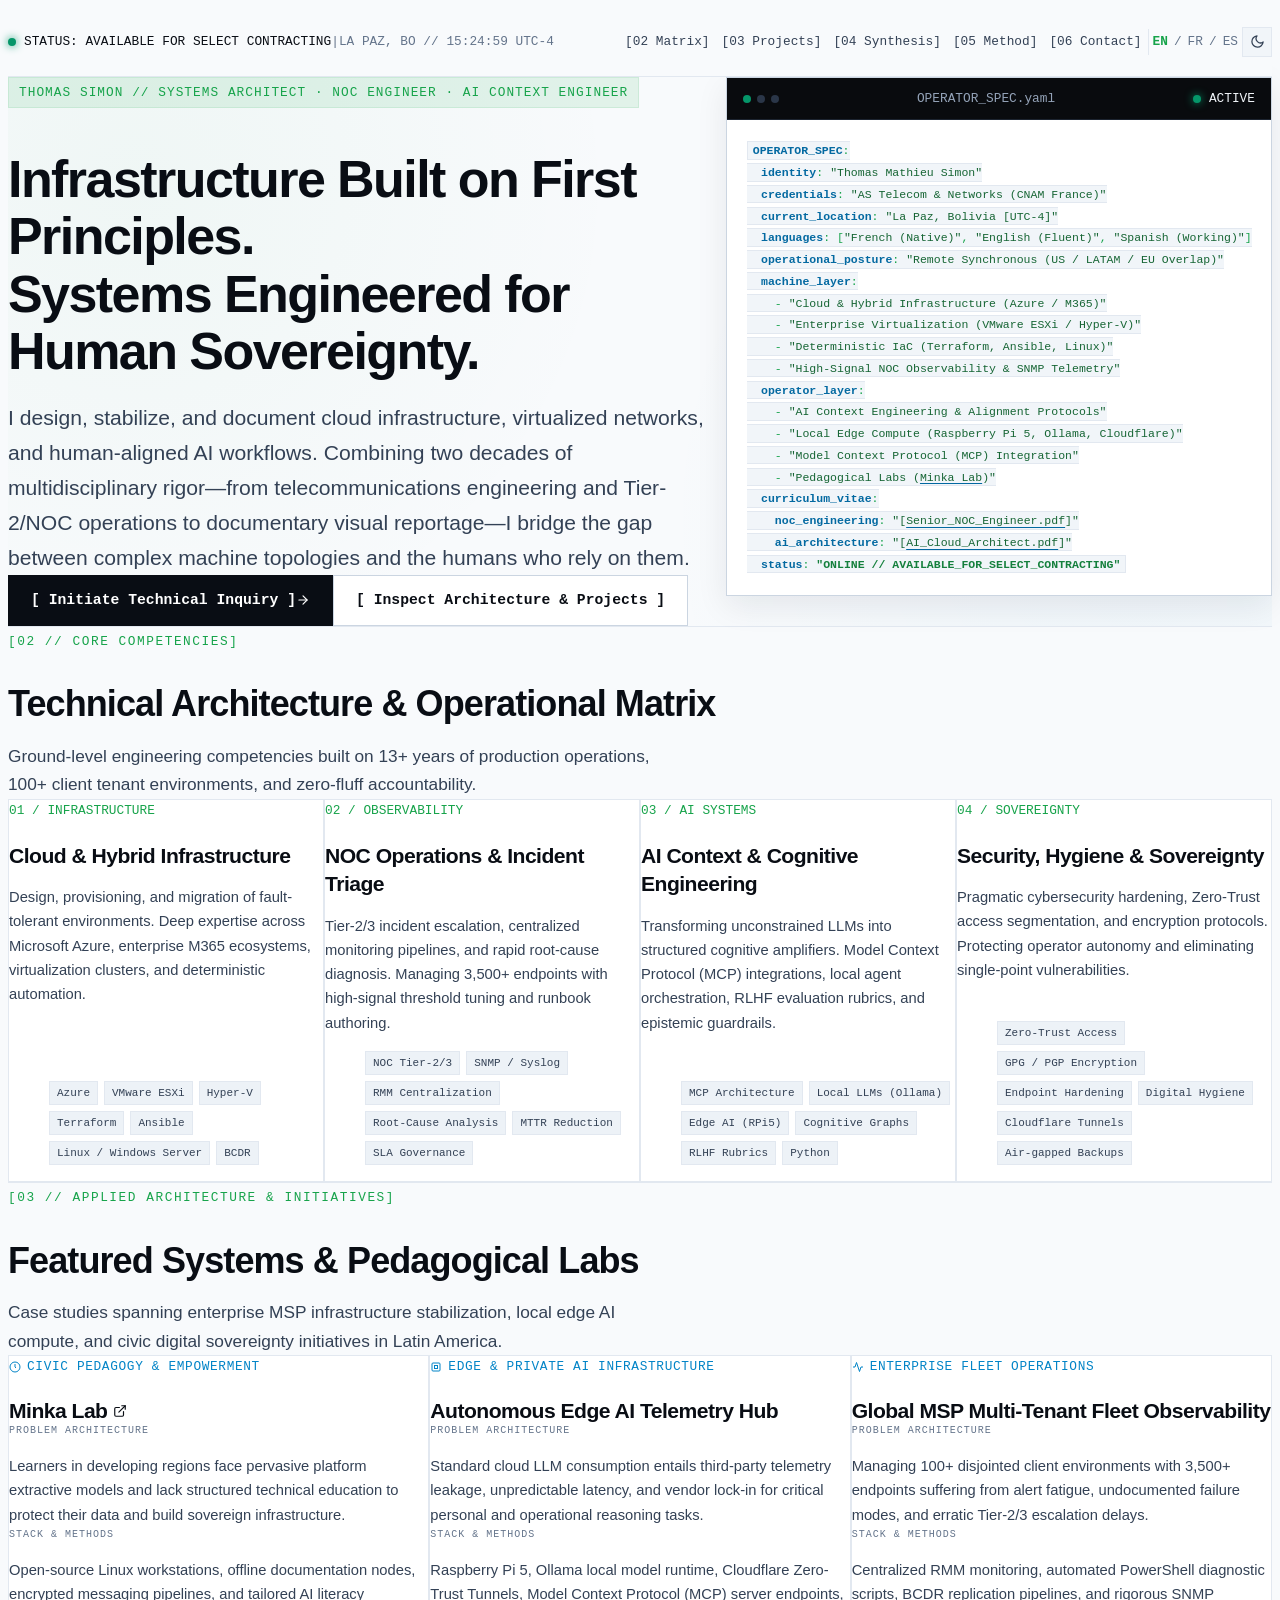
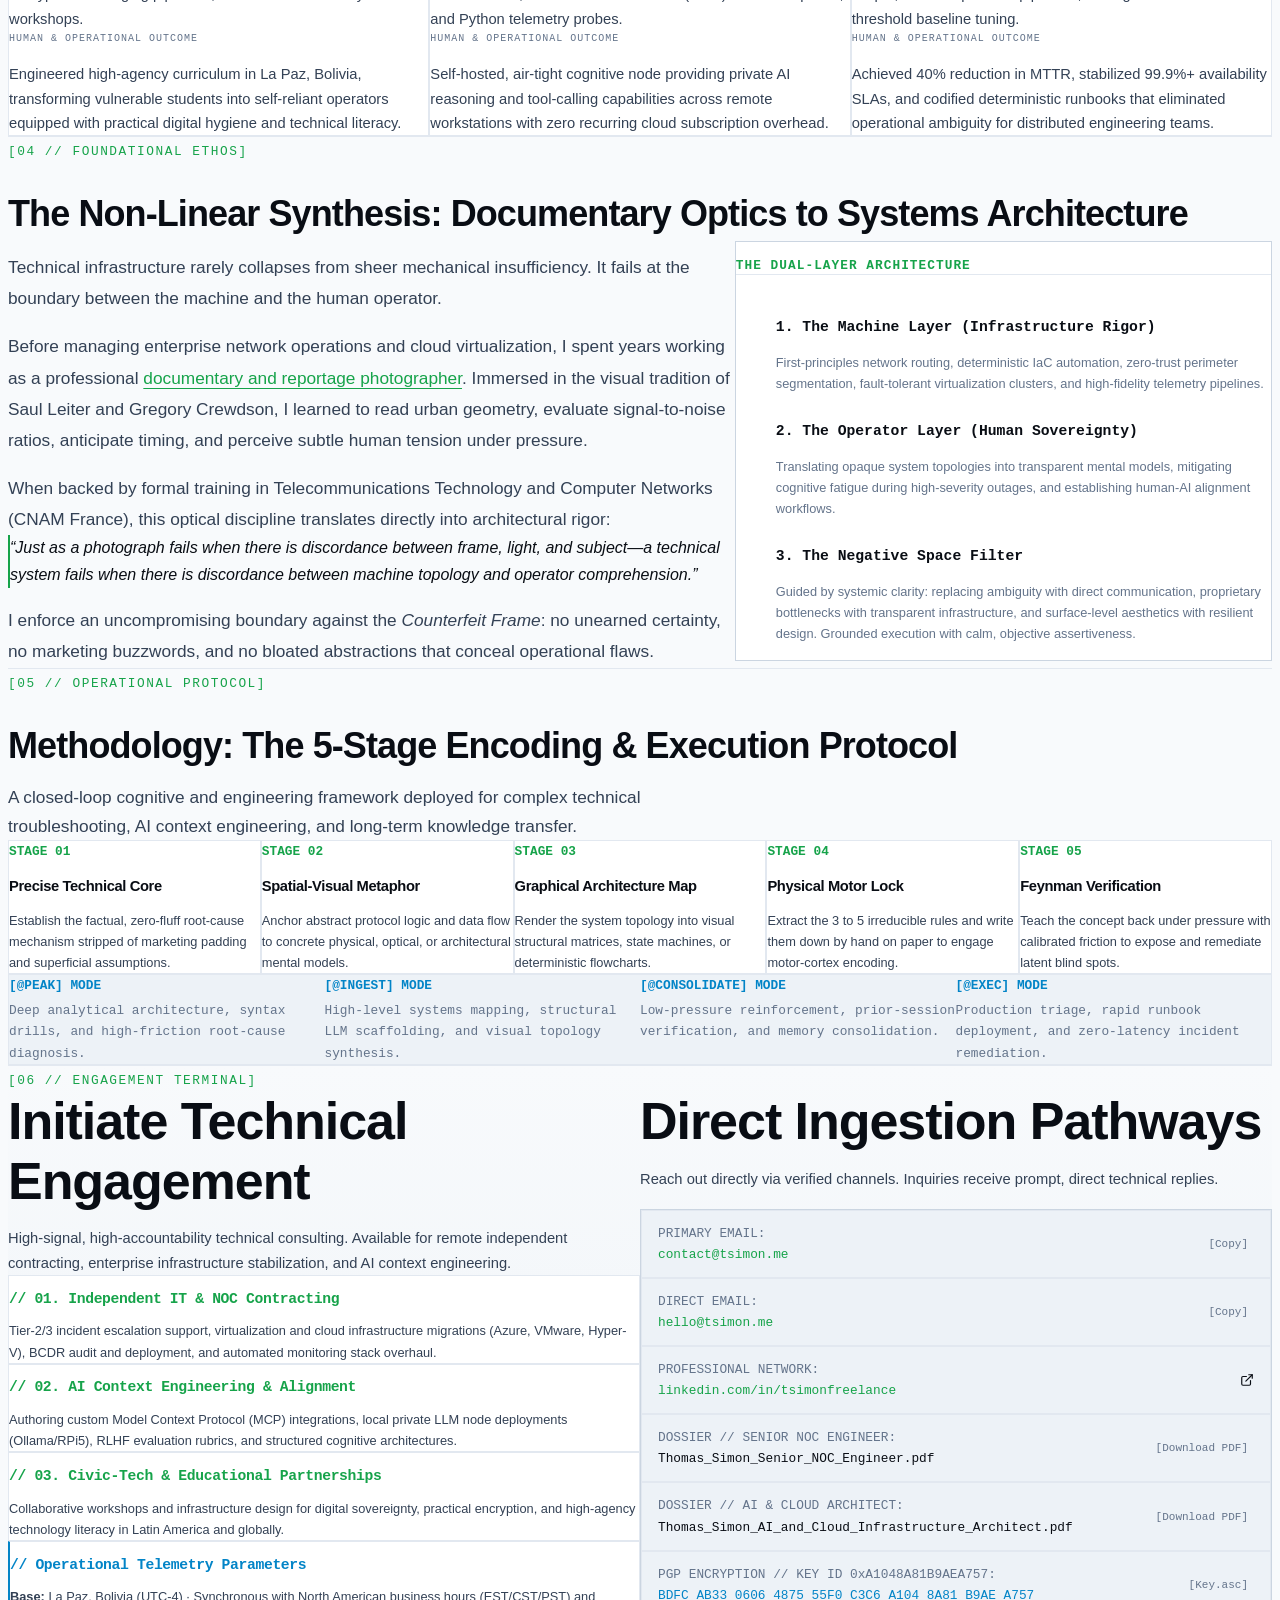
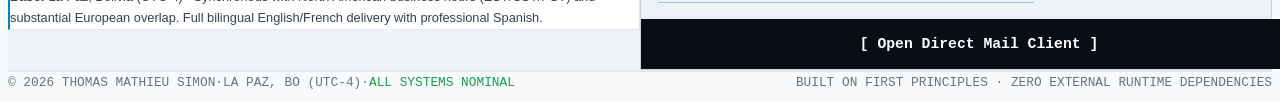
<file: index.html>
<!DOCTYPE html>
<html lang="en">
<head>
  <meta charset="UTF-8">
  <meta name="viewport" content="width=device-width, initial-scale=1.0">
  <title>Thomas Simon · Systems Architect · NOC Engineer · AI Context Engineer</title>
  <meta name="description" content="Professional platform of Thomas Mathieu Simon. Senior IT Consultant, NOC Engineer, and Systems Architect operating at the intersection of resilient cloud infrastructure, centralized network observability, and human-aligned AI context engineering.">
  <meta name="author" content="Thomas Mathieu Simon">
  <meta name="keywords" content="Thomas Simon, Systems Architect, NOC Engineer, AI Context Engineer, Cloud Infrastructure, VMware, Azure, MCP, Model Context Protocol, Terraform, Ansible, Linux, Observability, La Paz Bolivia">

  <!-- Open Graph / Meta -->
  <meta property="og:type" content="website">
  <meta property="og:title" content="Thomas Simon · Systems Architect & NOC Engineer">
  <meta property="og:description" content="Infrastructure Built on First Principles. Systems Engineered for Human Sovereignty.">
  <meta property="og:url" content="https://tsimon.me">

  <!-- Multilingual Alternates -->
  <link rel="alternate" hreflang="en" href="index.html">
  <link rel="alternate" hreflang="fr" href="fr.html">
  <link rel="alternate" hreflang="es" href="es.html">
  <link rel="alternate" hreflang="x-default" href="index.html">

  <!-- Favicons & App Manifest -->
  <link rel="icon" type="image/png" href="favicon-96x96.png" sizes="96x96">
  <link rel="icon" type="image/svg+xml" href="favicon.svg">
  <link rel="shortcut icon" href="favicon.ico">
  <link rel="apple-touch-icon" sizes="180x180" href="apple-touch-icon.png">
  <link rel="manifest" href="site.webmanifest">
  <meta name="theme-color" content="#090b0e">

  <!-- Anti-flicker Theme Ingestion -->
  <script>
    (function() {
      try {
        var saved = localStorage.getItem('tsimon-theme');
        var prefersLight = window.matchMedia && window.matchMedia('(prefers-color-scheme: light)').matches;
        if (saved === 'light' || (!saved && prefersLight)) {
          document.documentElement.setAttribute('data-theme', 'light');
        } else {
          document.documentElement.setAttribute('data-theme', 'dark');
        }
      } catch (e) {
        document.documentElement.setAttribute('data-theme', 'dark');
      }
    })();
  </script>

  <!-- Stylesheet -->
  <link rel="stylesheet" href="style.css">
</head>
<body>

  <!-- =========================================================================
       SECTION [00]: TOP UTILITY BAR & TELEMETRY
       ========================================================================= -->
  <header role="banner" class="top-bar">
    <div class="container">
      <div class="top-bar-inner">
        <div class="status-telemetry">
          <div class="status-pill" title="Operational Availability Status">
            <span class="status-indicator" aria-hidden="true"></span>
            <span>STATUS: AVAILABLE FOR SELECT CONTRACTING</span>
          </div>
          <span class="telemetry-meta" aria-hidden="true">|</span>
          <div class="telemetry-meta">
            <span>LA PAZ, BO // </span><span id="utc-clock">UTC-4</span>
          </div>
        </div>

        <nav class="top-nav" aria-label="Main Platform Navigation">
          <ul class="top-nav-list">
            <li><a href="#matrix" class="top-nav-link">[02 Matrix]</a></li>
            <li><a href="#projects" class="top-nav-link">[03 Projects]</a></li>
            <li><a href="#synthesis" class="top-nav-link">[04 Synthesis]</a></li>
            <li><a href="#methodology" class="top-nav-link">[05 Method]</a></li>
            <li><a href="#contact" class="top-nav-link">[06 Contact]</a></li>
          </ul>

          <div class="lang-indicator" title="Switch Language">
            <a href="index.html" class="active" aria-label="English">EN</a> /
            <a href="fr.html" aria-label="Français">FR</a> /
            <a href="es.html" aria-label="Español">ES</a>
          </div>

          <button id="theme-toggle" class="theme-toggle-btn" aria-label="Switch to light mode" title="Toggle theme">
            <!-- Sun icon (visible in dark mode) -->
            <svg class="theme-icon-sun" width="15" height="15" viewBox="0 0 24 24" fill="none" stroke="currentColor" stroke-width="2" stroke-linecap="round" stroke-linejoin="round" aria-hidden="true">
              <circle cx="12" cy="12" r="5"></circle>
              <line x1="12" y1="1" x2="12" y2="3"></line>
              <line x1="12" y1="21" x2="12" y2="23"></line>
              <line x1="4.22" y1="4.22" x2="5.64" y2="5.64"></line>
              <line x1="18.36" y1="18.36" x2="19.78" y2="19.78"></line>
              <line x1="1" y1="12" x2="3" y2="12"></line>
              <line x1="21" y1="12" x2="23" y2="12"></line>
              <line x1="4.22" y1="19.78" x2="5.64" y2="18.36"></line>
              <line x1="18.36" y1="5.64" x2="19.78" y2="4.22"></line>
            </svg>
            <!-- Moon icon (visible in light mode) -->
            <svg class="theme-icon-moon" width="15" height="15" viewBox="0 0 24 24" fill="none" stroke="currentColor" stroke-width="2" stroke-linecap="round" stroke-linejoin="round" aria-hidden="true">
              <path d="M21 12.79A9 9 0 1 1 11.21 3 7 7 0 0 0 21 12.79z"></path>
            </svg>
          </button>
        </nav>
      </div>
    </div>
  </header>

  <main id="main-content">

    <!-- =======================================================================
         SECTION [01]: HERO & POSITIONING HEADER
         ======================================================================= -->
    <section id="hero" class="hero-section" aria-labelledby="hero-heading">
      <div class="container">
        <div class="hero-grid">
          <div class="hero-content">
            <span class="hero-eyebrow">
              THOMAS SIMON // SYSTEMS ARCHITECT · NOC ENGINEER · AI CONTEXT ENGINEER
            </span>
            <h1 id="hero-heading" class="hero-title">
              Infrastructure Built on First Principles.<br>
              Systems Engineered for Human Sovereignty.
            </h1>
            <p class="hero-lead">
              I design, stabilize, and document cloud infrastructure, virtualized networks, and human-aligned AI workflows. Combining two decades of multidisciplinary rigor—from telecommunications engineering and Tier-2/NOC operations to documentary visual reportage—I bridge the gap between complex machine topologies and the humans who rely on them.
            </p>
            <div class="hero-actions">
              <a href="#contact" class="btn btn-primary">
                <span>[ Initiate Technical Inquiry ]</span>
                <svg width="14" height="14" viewBox="0 0 24 24" fill="none" stroke="currentColor" stroke-width="2" stroke-linecap="round" stroke-linejoin="round" aria-hidden="true"><line x1="5" y1="12" x2="19" y2="12"></line><polyline points="12 5 19 12 12 19"></polyline></svg>
              </a>
              <a href="#projects" class="btn btn-secondary">
                <span>[ Inspect Architecture &amp; Projects ]</span>
              </a>
            </div>
          </div>

          <!-- Operator Specification Telemetry Card -->
          <aside class="operator-card" aria-label="Operator Specification">
            <div class="operator-card-header">
              <div class="terminal-dots" aria-hidden="true">
                <span class="terminal-dot active"></span>
                <span class="terminal-dot"></span>
                <span class="terminal-dot"></span>
              </div>
              <span>OPERATOR_SPEC.yaml</span>
              <span class="status-pill"><span class="status-indicator"></span>ACTIVE</span>
            </div>
            <pre class="operator-code-block"><code><span class="key">OPERATOR_SPEC</span>:
  <span class="key">identity</span>: <span class="string">"Thomas Mathieu Simon"</span>
  <span class="key">credentials</span>: <span class="string">"AS Telecom &amp; Networks (CNAM France)"</span>
  <span class="key">current_location</span>: <span class="string">"La Paz, Bolivia [UTC-4]"</span>
  <span class="key">languages</span>: [<span class="string">"French (Native)"</span>, <span class="string">"English (Fluent)"</span>, <span class="string">"Spanish (Working)"</span>]
  <span class="key">operational_posture</span>: <span class="string">"Remote Synchronous (US / LATAM / EU Overlap)"</span>
  <span class="key">machine_layer</span>:
    - <span class="string">"Cloud &amp; Hybrid Infrastructure (Azure / M365)"</span>
    - <span class="string">"Enterprise Virtualization (VMware ESXi / Hyper-V)"</span>
    - <span class="string">"Deterministic IaC (Terraform, Ansible, Linux)"</span>
    - <span class="string">"High-Signal NOC Observability &amp; SNMP Telemetry"</span>
  <span class="key">operator_layer</span>:
    - <span class="string">"AI Context Engineering &amp; Alignment Protocols"</span>
    - <span class="string">"Local Edge Compute (Raspberry Pi 5, Ollama, Cloudflare)"</span>
    - <span class="string">"Model Context Protocol (MCP) Integration"</span>
    - <span class="string">"Pedagogical Labs (<a href="https://minkalab.net" target="_blank" rel="noopener noreferrer" class="code-link" title="Visit Minka Lab">Minka Lab</a>)"</span>
  <span class="key">curriculum_vitae</span>:
    <span class="key">noc_engineering</span>: <span class="string">"[<a href="assets/Thomas_Simon_Senior_NOC_Engineer.pdf" download class="code-link" title="Download Senior NOC Engineer Resume (PDF)">Senior_NOC_Engineer.pdf</a>]"</span>
    <span class="key">ai_architecture</span>: <span class="string">"[<a href="assets/Thomas_Simon_AI_and_Cloud_Infrastructure_Architect.pdf" download class="code-link" title="Download AI &amp; Cloud Infrastructure Architect Resume (PDF)">AI_Cloud_Architect.pdf</a>]"</span>
  <span class="key">status</span>: <span class="highlight">"ONLINE // AVAILABLE_FOR_SELECT_CONTRACTING"</span></code></pre>
          </aside>
        </div>
      </div>
    </section>

    <!-- =======================================================================
         SECTION [02]: CORE COMPETENCIES MATRIX
         ======================================================================= -->
    <section id="matrix" class="section-wrapper" aria-labelledby="matrix-heading">
      <div class="container">
        <header class="section-header">
          <span class="section-tag">[02 // CORE COMPETENCIES]</span>
          <h2 id="matrix-heading">Technical Architecture &amp; Operational Matrix</h2>
          <p class="section-subtitle">
            Ground-level engineering competencies built on 13+ years of production operations, 100+ client tenant environments, and zero-fluff accountability.
          </p>
        </header>

        <div class="matrix-grid">
          <!-- Pillar 1 -->
          <article class="matrix-card">
            <span class="matrix-card-num">01 / INFRASTRUCTURE</span>
            <h3 class="matrix-card-title">Cloud &amp; Hybrid Infrastructure</h3>
            <p class="matrix-card-desc">
              Design, provisioning, and migration of fault-tolerant environments. Deep expertise across Microsoft Azure, enterprise M365 ecosystems, virtualization clusters, and deterministic automation.
            </p>
            <ul class="tech-tags" aria-label="Cloud and Infrastructure Technologies">
              <li class="tech-tag">Azure</li>
              <li class="tech-tag">VMware ESXi</li>
              <li class="tech-tag">Hyper-V</li>
              <li class="tech-tag">Terraform</li>
              <li class="tech-tag">Ansible</li>
              <li class="tech-tag">Linux / Windows Server</li>
              <li class="tech-tag">BCDR</li>
            </ul>
          </article>

          <!-- Pillar 2 -->
          <article class="matrix-card">
            <span class="matrix-card-num">02 / OBSERVABILITY</span>
            <h3 class="matrix-card-title">NOC Operations &amp; Incident Triage</h3>
            <p class="matrix-card-desc">
              Tier-2/3 incident escalation, centralized monitoring pipelines, and rapid root-cause diagnosis. Managing 3,500+ endpoints with high-signal threshold tuning and runbook authoring.
            </p>
            <ul class="tech-tags" aria-label="Observability Technologies">
              <li class="tech-tag">NOC Tier-2/3</li>
              <li class="tech-tag">SNMP / Syslog</li>
              <li class="tech-tag">RMM Centralization</li>
              <li class="tech-tag">Root-Cause Analysis</li>
              <li class="tech-tag">MTTR Reduction</li>
              <li class="tech-tag">SLA Governance</li>
            </ul>
          </article>

          <!-- Pillar 3 -->
          <article class="matrix-card">
            <span class="matrix-card-num">03 / AI SYSTEMS</span>
            <h3 class="matrix-card-title">AI Context &amp; Cognitive Engineering</h3>
            <p class="matrix-card-desc">
              Transforming unconstrained LLMs into structured cognitive amplifiers. Model Context Protocol (MCP) integrations, local agent orchestration, RLHF evaluation rubrics, and epistemic guardrails.
            </p>
            <ul class="tech-tags" aria-label="AI Systems Technologies">
              <li class="tech-tag">MCP Architecture</li>
              <li class="tech-tag">Local LLMs (Ollama)</li>
              <li class="tech-tag">Edge AI (RPi5)</li>
              <li class="tech-tag">Cognitive Graphs</li>
              <li class="tech-tag">RLHF Rubrics</li>
              <li class="tech-tag">Python</li>
            </ul>
          </article>

          <!-- Pillar 4 -->
          <article class="matrix-card">
            <span class="matrix-card-num">04 / SOVEREIGNTY</span>
            <h3 class="matrix-card-title">Security, Hygiene &amp; Sovereignty</h3>
            <p class="matrix-card-desc">
              Pragmatic cybersecurity hardening, Zero-Trust access segmentation, and encryption protocols. Protecting operator autonomy and eliminating single-point vulnerabilities.
            </p>
            <ul class="tech-tags" aria-label="Security and Sovereignty Technologies">
              <li class="tech-tag">Zero-Trust Access</li>
              <li class="tech-tag">GPG / PGP Encryption</li>
              <li class="tech-tag">Endpoint Hardening</li>
              <li class="tech-tag">Digital Hygiene</li>
              <li class="tech-tag">Cloudflare Tunnels</li>
              <li class="tech-tag">Air-gapped Backups</li>
            </ul>
          </article>
        </div>
      </div>
    </section>

    <!-- =======================================================================
         SECTION [03]: FEATURED PROJECTS & LAB INITIATIVES
         ======================================================================= -->
    <section id="projects" class="section-wrapper" aria-labelledby="projects-heading">
      <div class="container">
        <header class="section-header">
          <span class="section-tag">[03 // APPLIED ARCHITECTURE &amp; INITIATIVES]</span>
          <h2 id="projects-heading">Featured Systems &amp; Pedagogical Labs</h2>
          <p class="section-subtitle">
            Case studies spanning enterprise MSP infrastructure stabilization, local edge AI compute, and civic digital sovereignty initiatives in Latin America.
          </p>
        </header>

        <div class="projects-grid">
          <!-- Project 1 -->
          <article class="project-card">
            <span class="project-category">
              <svg width="12" height="12" viewBox="0 0 24 24" fill="none" stroke="currentColor" stroke-width="2" aria-hidden="true"><circle cx="12" cy="12" r="10"></circle><polyline points="12 6 12 12 14 14"></polyline></svg>
              Civic Pedagogy &amp; Empowerment
            </span>
            <h3 class="project-title">
              <a href="https://minkalab.net" target="_blank" rel="noopener noreferrer" title="Visit Minka Lab (External Link)">
                <span>Minka Lab</span>
                <svg width="14" height="14" viewBox="0 0 24 24" fill="none" stroke="currentColor" stroke-width="2" stroke-linecap="round" stroke-linejoin="round" aria-hidden="true"><path d="M18 13v6a2 2 0 0 1-2 2H5a2 2 0 0 1-2-2V8a2 2 0 0 1 2-2h6"></path><polyline points="15 3 21 3 21 9"></polyline><line x1="10" y1="14" x2="21" y2="3"></line></svg>
              </a>
            </h3>
            <div class="project-meta-block">
              <span class="meta-label">Problem Architecture</span>
              <p class="meta-content">
                Learners in developing regions face pervasive platform extractive models and lack structured technical education to protect their data and build sovereign infrastructure.
              </p>
            </div>
            <div class="project-meta-block">
              <span class="meta-label">Stack &amp; Methods</span>
              <p class="meta-content">
                Open-source Linux workstations, offline documentation nodes, encrypted messaging pipelines, and tailored AI literacy workshops.
              </p>
            </div>
            <div class="project-meta-block">
              <span class="meta-label">Human &amp; Operational Outcome</span>
              <p class="meta-content">
                Engineered high-agency curriculum in La Paz, Bolivia, transforming vulnerable students into self-reliant operators equipped with practical digital hygiene and technical literacy.
              </p>
            </div>
          </article>

          <!-- Project 2 -->
          <article class="project-card">
            <span class="project-category">
              <svg width="12" height="12" viewBox="0 0 24 24" fill="none" stroke="currentColor" stroke-width="2" aria-hidden="true"><rect x="4" y="4" width="16" height="16" rx="2" ry="2"></rect><rect x="9" y="9" width="6" height="6"></rect></svg>
              Edge &amp; Private AI Infrastructure
            </span>
            <h3 class="project-title">Autonomous Edge AI Telemetry Hub</h3>
            <div class="project-meta-block">
              <span class="meta-label">Problem Architecture</span>
              <p class="meta-content">
                Standard cloud LLM consumption entails third-party telemetry leakage, unpredictable latency, and vendor lock-in for critical personal and operational reasoning tasks.
              </p>
            </div>
            <div class="project-meta-block">
              <span class="meta-label">Stack &amp; Methods</span>
              <p class="meta-content">
                Raspberry Pi 5, Ollama local model runtime, Cloudflare Zero-Trust Tunnels, Model Context Protocol (MCP) server endpoints, and Python telemetry probes.
              </p>
            </div>
            <div class="project-meta-block">
              <span class="meta-label">Human &amp; Operational Outcome</span>
              <p class="meta-content">
                Self-hosted, air-tight cognitive node providing private AI reasoning and tool-calling capabilities across remote workstations with zero recurring cloud subscription overhead.
              </p>
            </div>
          </article>

          <!-- Project 3 -->
          <article class="project-card">
            <span class="project-category">
              <svg width="12" height="12" viewBox="0 0 24 24" fill="none" stroke="currentColor" stroke-width="2" aria-hidden="true"><path d="M22 12h-4l-3 9L9 3l-3 9H2"></path></svg>
              Enterprise Fleet Operations
            </span>
            <h3 class="project-title">Global MSP Multi-Tenant Fleet Observability</h3>
            <div class="project-meta-block">
              <span class="meta-label">Problem Architecture</span>
              <p class="meta-content">
                Managing 100+ disjointed client environments with 3,500+ endpoints suffering from alert fatigue, undocumented failure modes, and erratic Tier-2/3 escalation delays.
              </p>
            </div>
            <div class="project-meta-block">
              <span class="meta-label">Stack &amp; Methods</span>
              <p class="meta-content">
                Centralized RMM monitoring, automated PowerShell diagnostic scripts, BCDR replication pipelines, and rigorous SNMP threshold baseline tuning.
              </p>
            </div>
            <div class="project-meta-block">
              <span class="meta-label">Human &amp; Operational Outcome</span>
              <p class="meta-content">
                Achieved 40% reduction in MTTR, stabilized 99.9%+ availability SLAs, and codified deterministic runbooks that eliminated operational ambiguity for distributed engineering teams.
              </p>
            </div>
          </article>
        </div>
      </div>
    </section>

    <!-- =======================================================================
         SECTION [04]: THE NON-LINEAR SYNTHESIS
         ======================================================================= -->
    <section id="synthesis" class="section-wrapper" aria-labelledby="synthesis-heading">
      <div class="container">
        <header class="section-header">
          <span class="section-tag">[04 // FOUNDATIONAL ETHOS]</span>
          <h2 id="synthesis-heading">The Non-Linear Synthesis: Documentary Optics to Systems Architecture</h2>
        </header>

        <div class="synthesis-layout">
          <div class="synthesis-text">
            <p class="lead">
              Technical infrastructure rarely collapses from sheer mechanical insufficiency. It fails at the boundary between the machine and the human operator.
            </p>
            <p>
              Before managing enterprise network operations and cloud virtualization, I spent years working as a professional <a href="https://photo.tsimon.me" target="_blank" rel="noopener noreferrer" class="inline-link" title="Thomas Simon Photography Portfolio">documentary and reportage photographer</a>. Immersed in the visual tradition of Saul Leiter and Gregory Crewdson, I learned to read urban geometry, evaluate signal-to-noise ratios, anticipate timing, and perceive subtle human tension under pressure.
            </p>
            <p>
              When backed by formal training in Telecommunications Technology and Computer Networks (CNAM France), this optical discipline translates directly into architectural rigor:
            </p>
            <div class="synthesis-quote">
              “Just as a photograph fails when there is discordance between frame, light, and subject—a technical system fails when there is discordance between machine topology and operator comprehension.”
            </div>
            <p>
              I enforce an uncompromising boundary against the <em>Counterfeit Frame</em>: no unearned certainty, no marketing buzzwords, and no bloated abstractions that conceal operational flaws.
            </p>
          </div>

          <!-- Spec Aside Box -->
          <div class="synthesis-spec-box">
            <h4 class="synthesis-spec-title">The Dual-Layer Architecture</h4>
            <ul class="synthesis-spec-list">
              <li class="synthesis-spec-item">
                <h5>1. The Machine Layer (Infrastructure Rigor)</h5>
                <p>First-principles network routing, deterministic IaC automation, zero-trust perimeter segmentation, fault-tolerant virtualization clusters, and high-fidelity telemetry pipelines.</p>
              </li>
              <li class="synthesis-spec-item">
                <h5>2. The Operator Layer (Human Sovereignty)</h5>
                <p>Translating opaque system topologies into transparent mental models, mitigating cognitive fatigue during high-severity outages, and establishing human-AI alignment workflows.</p>
              </li>
              <li class="synthesis-spec-item">
                <h5>3. The Negative Space Filter</h5>
                <p>Guided by systemic clarity: replacing ambiguity with direct communication, proprietary bottlenecks with transparent infrastructure, and surface-level aesthetics with resilient design. Grounded execution with calm, objective assertiveness.</p>
              </li>
            </ul>
          </div>
        </div>
      </div>
    </section>

    <!-- =======================================================================
         SECTION [05]: METHODOLOGY — THE 5-STAGE PROTOCOL
         ======================================================================= -->
    <section id="methodology" class="section-wrapper" aria-labelledby="methodology-heading">
      <div class="container">
        <header class="section-header">
          <span class="section-tag">[05 // OPERATIONAL PROTOCOL]</span>
          <h2 id="methodology-heading">Methodology: The 5-Stage Encoding &amp; Execution Protocol</h2>
          <p class="section-subtitle">
            A closed-loop cognitive and engineering framework deployed for complex technical troubleshooting, AI context engineering, and long-term knowledge transfer.
          </p>
        </header>

        <div class="protocol-stepper">
          <!-- Stage 1 -->
          <div class="protocol-step">
            <span class="step-num">STAGE 01</span>
            <h3 class="step-title">Precise Technical Core</h3>
            <p class="step-desc">Establish the factual, zero-fluff root-cause mechanism stripped of marketing padding and superficial assumptions.</p>
          </div>

          <!-- Stage 2 -->
          <div class="protocol-step">
            <span class="step-num">STAGE 02</span>
            <h3 class="step-title">Spatial-Visual Metaphor</h3>
            <p class="step-desc">Anchor abstract protocol logic and data flow to concrete physical, optical, or architectural mental models.</p>
          </div>

          <!-- Stage 3 -->
          <div class="protocol-step">
            <span class="step-num">STAGE 03</span>
            <h3 class="step-title">Graphical Architecture Map</h3>
            <p class="step-desc">Render the system topology into visual structural matrices, state machines, or deterministic flowcharts.</p>
          </div>

          <!-- Stage 4 -->
          <div class="protocol-step">
            <span class="step-num">STAGE 04</span>
            <h3 class="step-title">Physical Motor Lock</h3>
            <p class="step-desc">Extract the 3 to 5 irreducible rules and write them down by hand on paper to engage motor-cortex encoding.</p>
          </div>

          <!-- Stage 5 -->
          <div class="protocol-step">
            <span class="step-num">STAGE 05</span>
            <h3 class="step-title">Feynman Verification</h3>
            <p class="step-desc">Teach the concept back under pressure with calibrated friction to expose and remediate latent blind spots.</p>
          </div>
        </div>

        <!-- Live State Routing Mode Strip -->
        <div class="state-router" aria-label="Dynamic State Routing Matrix">
          <div class="state-item">
            <span class="state-badge">[@PEAK] MODE</span>
            <span class="state-desc">Deep analytical architecture, syntax drills, and high-friction root-cause diagnosis.</span>
          </div>
          <div class="state-item">
            <span class="state-badge">[@INGEST] MODE</span>
            <span class="state-desc">High-level systems mapping, structural LLM scaffolding, and visual topology synthesis.</span>
          </div>
          <div class="state-item">
            <span class="state-badge">[@CONSOLIDATE] MODE</span>
            <span class="state-desc">Low-pressure reinforcement, prior-session verification, and memory consolidation.</span>
          </div>
          <div class="state-item">
            <span class="state-badge">[@EXEC] MODE</span>
            <span class="state-desc">Production triage, rapid runbook deployment, and zero-latency incident remediation.</span>
          </div>
        </div>
      </div>
    </section>

    <!-- =======================================================================
         SECTION [06]: CONTACT & ENGAGEMENT TERMINAL
         ======================================================================= -->
    <section id="contact" class="section-wrapper contact-section" aria-labelledby="contact-heading">
      <div class="container">
        <div class="contact-section-tag">
          <span class="section-tag">[06 // ENGAGEMENT TERMINAL]</span>
        </div>

        <div class="contact-grid">
          <!-- Left Column: Initiate Technical Engagement -->
          <div class="contact-col contact-left-col">
            <header class="contact-col-header">
              <h2 id="contact-heading" class="contact-title">Initiate Technical Engagement</h2>
              <p class="contact-subtitle">
                High-signal, high-accountability technical consulting. Available for remote independent contracting, enterprise infrastructure stabilization, and AI context engineering.
              </p>
            </header>

            <!-- Engagement Models -->
            <div class="engagement-models">
              <div class="engagement-model-card">
                <h3 class="engagement-model-title">// 01. Independent IT &amp; NOC Contracting</h3>
                <p class="engagement-model-desc">
                  Tier-2/3 incident escalation support, virtualization and cloud infrastructure migrations (Azure, VMware, Hyper-V), BCDR audit and deployment, and automated monitoring stack overhaul.
                </p>
              </div>

              <div class="engagement-model-card">
                <h3 class="engagement-model-title">// 02. AI Context Engineering &amp; Alignment</h3>
                <p class="engagement-model-desc">
                  Authoring custom Model Context Protocol (MCP) integrations, local private LLM node deployments (Ollama/RPi5), RLHF evaluation rubrics, and structured cognitive architectures.
                </p>
              </div>

              <div class="engagement-model-card">
                <h3 class="engagement-model-title">// 03. Civic-Tech &amp; Educational Partnerships</h3>
                <p class="engagement-model-desc">
                  Collaborative workshops and infrastructure design for digital sovereignty, practical encryption, and high-agency technology literacy in Latin America and globally.
                </p>
              </div>

              <div class="engagement-model-card" style="border-left: 2px solid var(--accent-cyan);">
                <h3 class="engagement-model-title" style="color: var(--accent-cyan);">// Operational Telemetry Parameters</h3>
                <p class="engagement-model-desc">
                  <strong>Base:</strong> La Paz, Bolivia (UTC-4) · Synchronous with North American business hours (EST/CST/PST) and substantial European overlap. Full bilingual English/French delivery with professional Spanish.
                </p>
              </div>
            </div>
          </div>

          <!-- Right Column: Direct Ingestion Pathways -->
          <div class="contact-col contact-right-col">
            <header class="contact-col-header">
              <h3 class="contact-title channels-title">Direct Ingestion Pathways</h3>
              <p class="contact-subtitle channels-subtitle">
                Reach out directly via verified channels. Inquiries receive prompt, direct technical replies.
              </p>
            </header>

            <div class="contact-channels-card">
              <div class="channels-list">
                <!-- Primary Email -->
                <div class="channel-item">
                  <div>
                    <span class="channel-label">PRIMARY EMAIL:</span><br>
                    <a href="mailto:contact@tsimon.me" class="channel-value">contact@tsimon.me</a>
                  </div>
                  <button type="button" class="copy-btn" data-copy="contact@tsimon.me" aria-label="Copy primary email to clipboard">[Copy]</button>
                </div>

                <!-- Secondary Email -->
                <div class="channel-item">
                  <div>
                    <span class="channel-label">DIRECT EMAIL:</span><br>
                    <a href="mailto:hello@tsimon.me" class="channel-value">hello@tsimon.me</a>
                  </div>
                  <button type="button" class="copy-btn" data-copy="hello@tsimon.me" aria-label="Copy direct email to clipboard">[Copy]</button>
                </div>

                <!-- LinkedIn -->
                <a href="https://www.linkedin.com/in/tsimonfreelance/" target="_blank" rel="noopener noreferrer" class="channel-item">
                  <div>
                    <span class="channel-label">PROFESSIONAL NETWORK:</span><br>
                    <span class="channel-value">linkedin.com/in/tsimonfreelance</span>
                  </div>
                  <svg width="14" height="14" viewBox="0 0 24 24" fill="none" stroke="currentColor" stroke-width="2" stroke-linecap="round" stroke-linejoin="round" aria-hidden="true"><path d="M18 13v6a2 2 0 0 1-2 2H5a2 2 0 0 1-2-2V8a2 2 0 0 1 2-2h6"></path><polyline points="15 3 21 3 21 9"></polyline><line x1="10" y1="14" x2="21" y2="3"></line></svg>
                </a>

                <!-- Verified Dossier: Senior NOC Engineer -->
                <div class="channel-item">
                  <div>
                    <span class="channel-label">DOSSIER // SENIOR NOC ENGINEER:</span><br>
                    <span class="channel-value" style="color: var(--text-primary);">Thomas_Simon_Senior_NOC_Engineer.pdf</span>
                  </div>
                  <a href="assets/Thomas_Simon_Senior_NOC_Engineer.pdf" download class="copy-btn" title="Download Senior NOC Engineer Resume (PDF)">[Download PDF]</a>
                </div>

                <!-- Verified Dossier: AI & Cloud Infrastructure Architect -->
                <div class="channel-item">
                  <div>
                    <span class="channel-label">DOSSIER // AI &amp; CLOUD ARCHITECT:</span><br>
                    <span class="channel-value" style="color: var(--text-primary);">Thomas_Simon_AI_and_Cloud_Infrastructure_Architect.pdf</span>
                  </div>
                  <a href="assets/Thomas_Simon_AI_and_Cloud_Infrastructure_Architect.pdf" download class="copy-btn" title="Download AI &amp; Cloud Infrastructure Architect Resume (PDF)">[Download PDF]</a>
                </div>

                <!-- PGP Encryption & Fingerprint -->
                <div class="channel-item">
                  <div style="min-width: 0;">
                    <span class="channel-label">PGP ENCRYPTION // KEY ID 0xA1048A81B9AEA757:</span><br>
                    <a href="assets/Thomas M. Simon ts67200@gmail.com-(0xA1048A81B9AEA757)-public.asc" download="Thomas_M_Simon_0xA1048A81B9AEA757_public.asc" class="channel-value pgp-link" title="Download PGP Public Key (.asc)">
                      BDFC AB33 0606 4875 55F0 C3C6 A104 8A81 B9AE A757
                    </a>
                  </div>
                  <a href="assets/Thomas M. Simon ts67200@gmail.com-(0xA1048A81B9AEA757)-public.asc" download="Thomas_M_Simon_0xA1048A81B9AEA757_public.asc" class="copy-btn" title="Download PGP Public Key (.asc)">[Key.asc]</a>
                </div>
              </div>

              <a href="mailto:contact@tsimon.me?subject=Technical%20Consulting%20Inquiry%20-%20tsimon.me" class="btn btn-primary" style="width: 100%;">
                <span>[ Open Direct Mail Client ]</span>
              </a>
            </div>
          </div>
        </div>
      </div>
    </section>
  </main>

  <!-- =========================================================================
       FOOTER
       ========================================================================= -->
  <footer role="contentinfo" class="site-footer">
    <div class="container">
      <div class="footer-inner">
        <div class="footer-creds">
          <span>&copy; 2026 THOMAS MATHIEU SIMON</span>
          <span aria-hidden="true">·</span>
          <span>LA PAZ, BO (UTC-4)</span>
          <span aria-hidden="true">·</span>
          <span style="color: var(--accent-lime);">ALL SYSTEMS NOMINAL</span>
        </div>
        <div>
          <span>BUILT ON FIRST PRINCIPLES · ZERO EXTERNAL RUNTIME DEPENDENCIES</span>
        </div>
      </div>
    </div>
  </footer>

  <!-- Toast Notification Element -->
  <div id="toast" class="toast" role="status" aria-live="polite" aria-atomic="true"></div>

  <!-- Telemetry & Interaction Scripts -->
  <script src="script.js" defer></script>
</body>
</html>
</file>
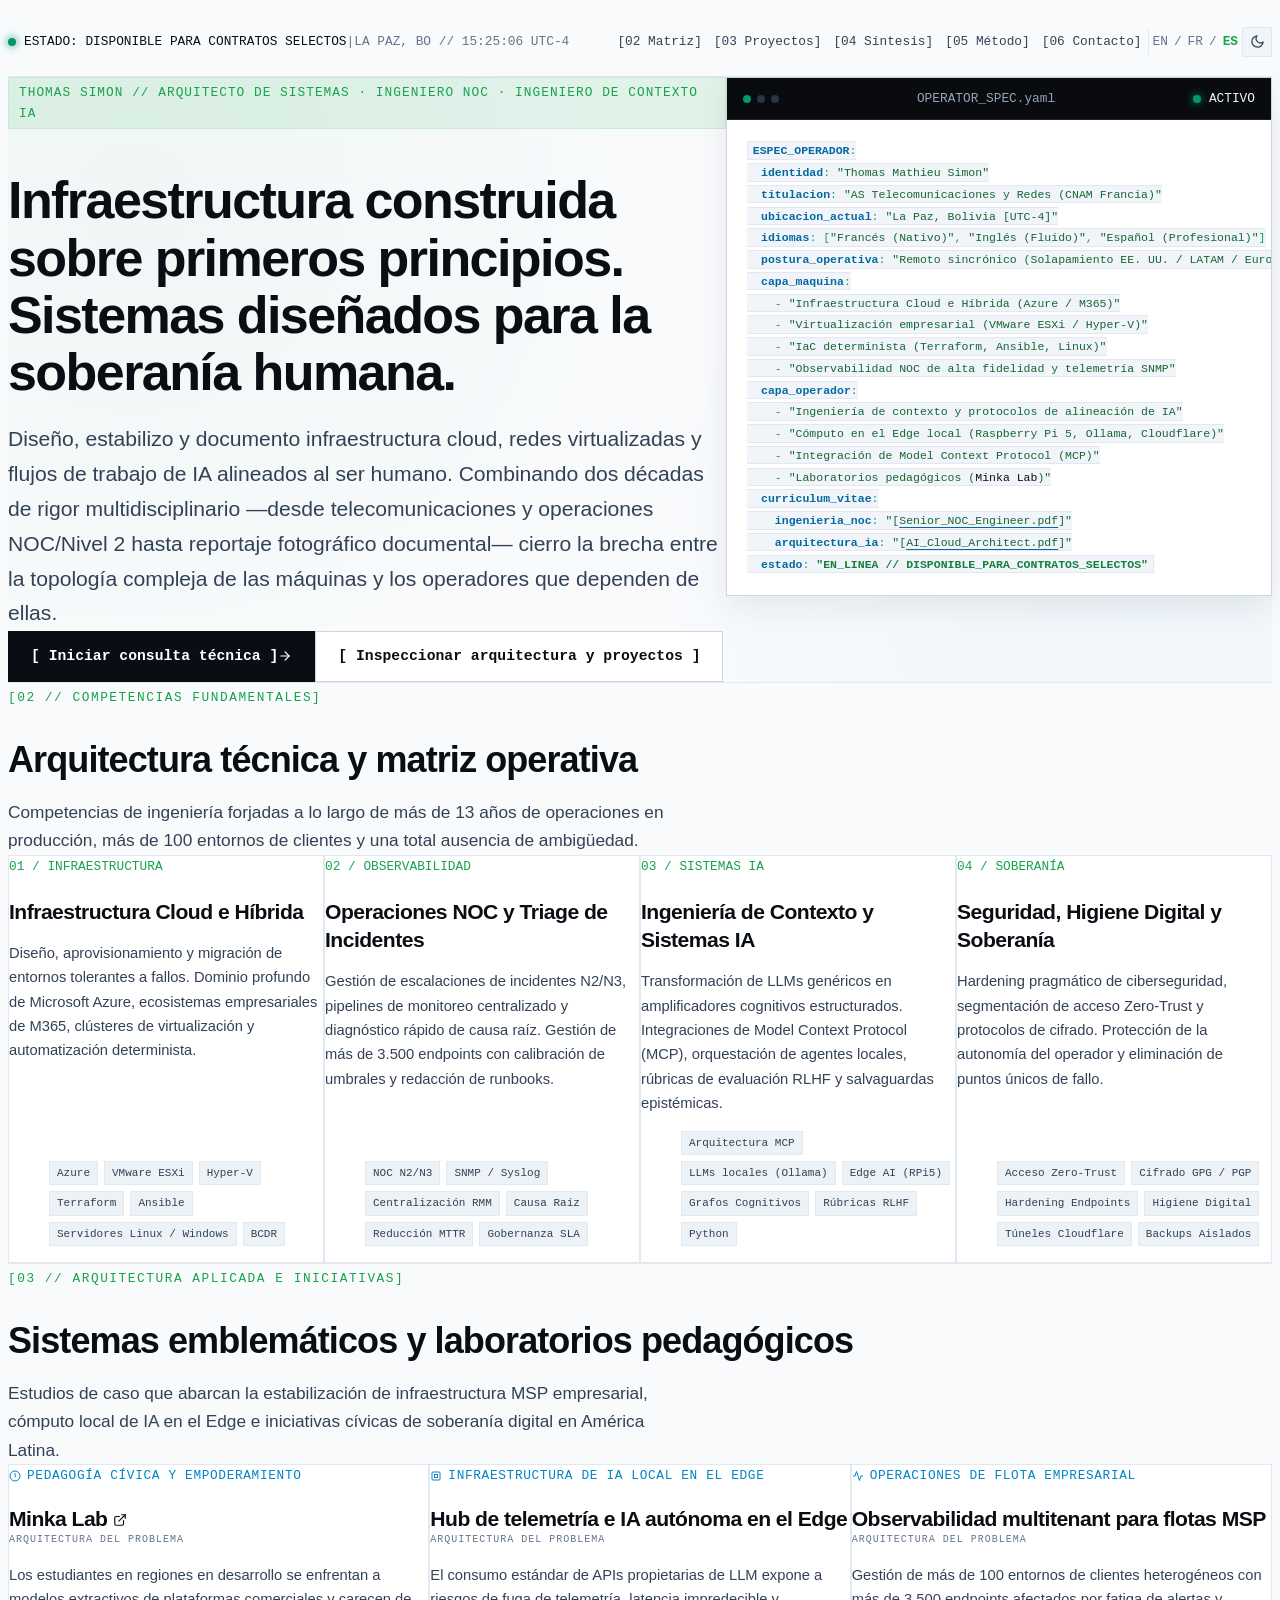
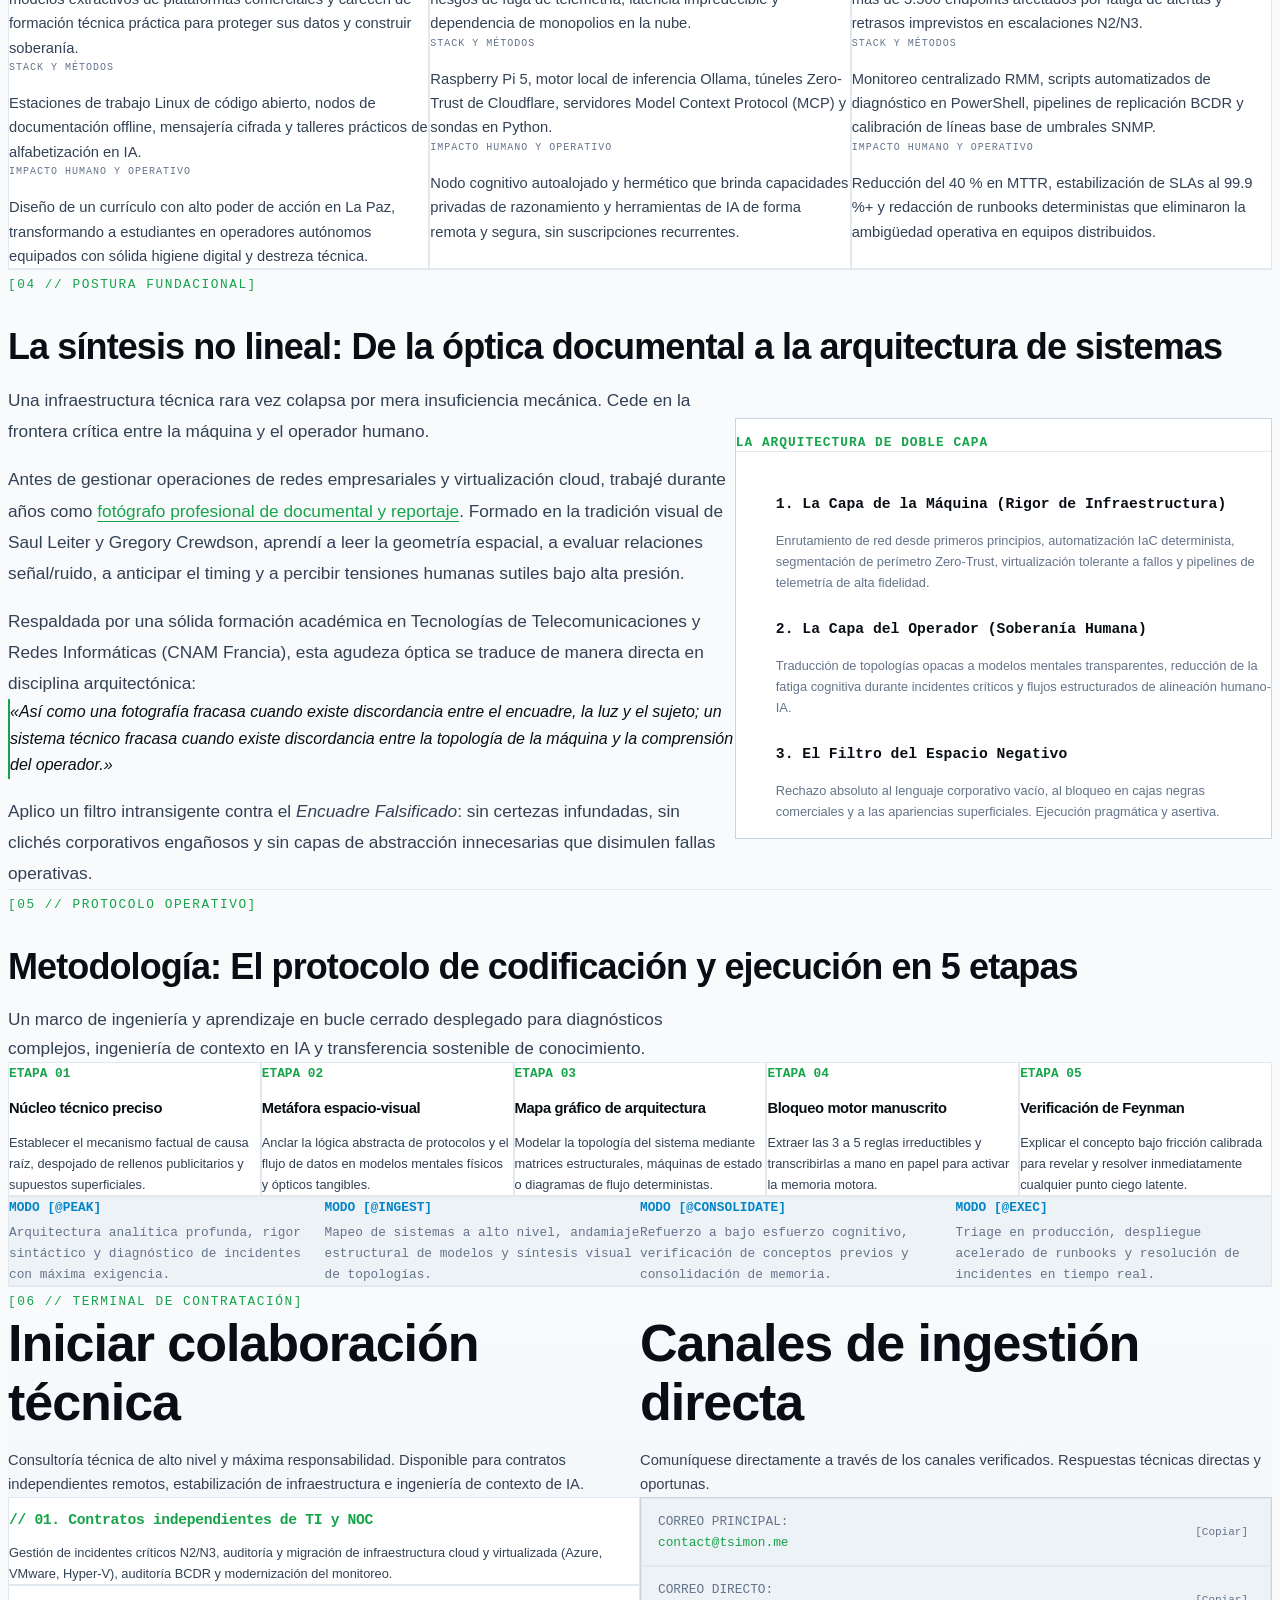
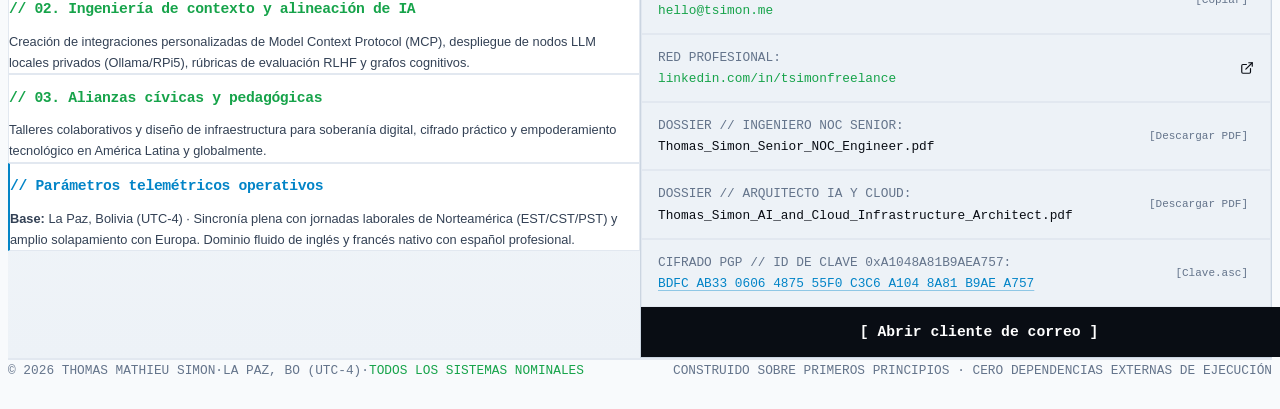
<file: es.html>
<!DOCTYPE html>
<html lang="es">
<head>
  <meta charset="UTF-8">
  <meta name="viewport" content="width=device-width, initial-scale=1.0">
  <title>Thomas Simon · Arquitecto de Sistemas · Ingeniero NOC · Ingeniero de Contexto IA</title>
  <meta name="description" content="Plataforma profesional de Thomas Mathieu Simon. Consultor Senior de TI, Ingeniero NOC y Arquitecto de Sistemas en la intersección de infraestructura cloud resiliente, observabilidad de redes centralizada e ingeniería de contexto de IA alineada al ser humano.">
  <meta name="author" content="Thomas Mathieu Simon">
  <meta name="keywords" content="Thomas Simon, Arquitecto de Sistemas, Ingeniero NOC, Ingeniero de Contexto IA, Infraestructura Cloud, VMware, Azure, MCP, Model Context Protocol, Terraform, Ansible, Linux, Observabilidad, La Paz Bolivia">

  <!-- Open Graph / Meta -->
  <meta property="og:type" content="website">
  <meta property="og:title" content="Thomas Simon · Arquitecto de Sistemas &amp; Ingeniero NOC">
  <meta property="og:description" content="Infraestructura construida sobre primeros principios. Sistemas diseñados para la soberanía humana.">
  <meta property="og:url" content="https://tsimon.me/es.html">
  <meta property="og:locale" content="es_BO">

  <!-- Multilingual Alternates -->
  <link rel="alternate" hreflang="en" href="index.html">
  <link rel="alternate" hreflang="fr" href="fr.html">
  <link rel="alternate" hreflang="es" href="es.html">
  <link rel="alternate" hreflang="x-default" href="index.html">

  <!-- Favicons & App Manifest -->
  <link rel="icon" type="image/png" href="favicon-96x96.png" sizes="96x96">
  <link rel="icon" type="image/svg+xml" href="favicon.svg">
  <link rel="shortcut icon" href="favicon.ico">
  <link rel="apple-touch-icon" sizes="180x180" href="apple-touch-icon.png">
  <link rel="manifest" href="site.webmanifest">
  <meta name="theme-color" content="#090b0e">

  <!-- Anti-flicker Theme Ingestion -->
  <script>
    (function() {
      try {
        var saved = localStorage.getItem('tsimon-theme');
        var prefersLight = window.matchMedia && window.matchMedia('(prefers-color-scheme: light)').matches;
        if (saved === 'light' || (!saved && prefersLight)) {
          document.documentElement.setAttribute('data-theme', 'light');
        } else {
          document.documentElement.setAttribute('data-theme', 'dark');
        }
      } catch (e) {
        document.documentElement.setAttribute('data-theme', 'dark');
      }
    })();
  </script>

  <!-- Stylesheet -->
  <link rel="stylesheet" href="style.css">
</head>
<body>

  <!-- =========================================================================
       SECTION [00]: TOP UTILITY BAR & TELEMETRY
       ========================================================================= -->
  <header role="banner" class="top-bar">
    <div class="container">
      <div class="top-bar-inner">
        <div class="status-telemetry">
          <div class="status-pill" title="Disponibilidad operativa">
            <span class="status-indicator" aria-hidden="true"></span>
            <span>ESTADO: DISPONIBLE PARA CONTRATOS SELECTOS</span>
          </div>
          <span class="telemetry-meta" aria-hidden="true">|</span>
          <div class="telemetry-meta">
            <span>LA PAZ, BO // </span><span id="utc-clock">UTC-4</span>
          </div>
        </div>

        <nav class="top-nav" aria-label="Navegación principal">
          <ul class="top-nav-list">
            <li><a href="#matrix" class="top-nav-link">[02 Matriz]</a></li>
            <li><a href="#projects" class="top-nav-link">[03 Proyectos]</a></li>
            <li><a href="#synthesis" class="top-nav-link">[04 Síntesis]</a></li>
            <li><a href="#methodology" class="top-nav-link">[05 Método]</a></li>
            <li><a href="#contact" class="top-nav-link">[06 Contacto]</a></li>
          </ul>

          <div class="lang-indicator" title="Cambiar idioma">
            <a href="index.html" aria-label="English">EN</a> /
            <a href="fr.html" aria-label="Français">FR</a> /
            <a href="es.html" class="active" aria-label="Español">ES</a>
          </div>

          <button id="theme-toggle" class="theme-toggle-btn" aria-label="Cambiar a modo claro" title="Cambiar tema">
            <!-- Icono Sol (modo oscuro) -->
            <svg class="theme-icon-sun" width="15" height="15" viewBox="0 0 24 24" fill="none" stroke="currentColor" stroke-width="2" stroke-linecap="round" stroke-linejoin="round" aria-hidden="true">
              <circle cx="12" cy="12" r="5"></circle>
              <line x1="12" y1="1" x2="12" y2="3"></line>
              <line x1="12" y1="21" x2="12" y2="23"></line>
              <line x1="4.22" y1="4.22" x2="5.64" y2="5.64"></line>
              <line x1="18.36" y1="18.36" x2="19.78" y2="19.78"></line>
              <line x1="1" y1="12" x2="3" y2="12"></line>
              <line x1="21" y1="12" x2="23" y2="12"></line>
              <line x1="4.22" y1="19.78" x2="5.64" y2="18.36"></line>
              <line x1="18.36" y1="5.64" x2="19.78" y2="4.22"></line>
            </svg>
            <!-- Icono Luna (modo claro) -->
            <svg class="theme-icon-moon" width="15" height="15" viewBox="0 0 24 24" fill="none" stroke="currentColor" stroke-width="2" stroke-linecap="round" stroke-linejoin="round" aria-hidden="true">
              <path d="M21 12.79A9 9 0 1 1 11.21 3 7 7 0 0 0 21 12.79z"></path>
            </svg>
          </button>
        </nav>
      </div>
    </div>
  </header>

  <main id="main-content">

    <!-- =======================================================================
         SECTION [01]: HERO & POSITIONING HEADER
         ======================================================================= -->
    <section id="hero" class="hero-section" aria-labelledby="hero-heading">
      <div class="container">
        <div class="hero-grid">
          <div class="hero-content">
            <span class="hero-eyebrow">
              THOMAS SIMON // ARQUITECTO DE SISTEMAS · INGENIERO NOC · INGENIERO DE CONTEXTO IA
            </span>
            <h1 id="hero-heading" class="hero-title">
              Infraestructura construida sobre primeros principios.<br>
              Sistemas diseñados para la soberanía humana.
            </h1>
            <p class="hero-lead">
              Diseño, estabilizo y documento infraestructura cloud, redes virtualizadas y flujos de trabajo de IA alineados al ser humano. Combinando dos décadas de rigor multidisciplinario —desde telecomunicaciones y operaciones NOC/Nivel 2 hasta reportaje fotográfico documental— cierro la brecha entre la topología compleja de las máquinas y los operadores que dependen de ellas.
            </p>
            <div class="hero-actions">
              <a href="#contact" class="btn btn-primary">
                <span>[ Iniciar consulta técnica ]</span>
                <svg width="14" height="14" viewBox="0 0 24 24" fill="none" stroke="currentColor" stroke-width="2" stroke-linecap="round" stroke-linejoin="round" aria-hidden="true"><line x1="5" y1="12" x2="19" y2="12"></line><polyline points="12 5 19 12 12 19"></polyline></svg>
              </a>
              <a href="#projects" class="btn btn-secondary">
                <span>[ Inspeccionar arquitectura y proyectos ]</span>
              </a>
            </div>
          </div>

          <!-- Operator Specification Telemetry Card -->
          <aside class="operator-card" aria-label="Especificación del Operador">
            <div class="operator-card-header">
              <div class="terminal-dots" aria-hidden="true">
                <span class="terminal-dot active"></span>
                <span class="terminal-dot"></span>
                <span class="terminal-dot"></span>
              </div>
              <span>OPERATOR_SPEC.yaml</span>
              <span class="status-pill"><span class="status-indicator"></span>ACTIVO</span>
            </div>
            <pre class="operator-code-block"><code><span class="key">ESPEC_OPERADOR</span>:
  <span class="key">identidad</span>: <span class="string">"Thomas Mathieu Simon"</span>
  <span class="key">titulacion</span>: <span class="string">"AS Telecomunicaciones y Redes (CNAM Francia)"</span>
  <span class="key">ubicacion_actual</span>: <span class="string">"La Paz, Bolivia [UTC-4]"</span>
  <span class="key">idiomas</span>: [<span class="string">"Francés (Nativo)"</span>, <span class="string">"Inglés (Fluido)"</span>, <span class="string">"Español (Profesional)"</span>]
  <span class="key">postura_operativa</span>: <span class="string">"Remoto sincrónico (Solapamiento EE. UU. / LATAM / Europa)"</span>
  <span class="key">capa_maquina</span>:
    - <span class="string">"Infraestructura Cloud e Híbrida (Azure / M365)"</span>
    - <span class="string">"Virtualización empresarial (VMware ESXi / Hyper-V)"</span>
    - <span class="string">"IaC determinista (Terraform, Ansible, Linux)"</span>
    - <span class="string">"Observabilidad NOC de alta fidelidad y telemetría SNMP"</span>
  <span class="key">capa_operador</span>:
    - <span class="string">"Ingeniería de contexto y protocolos de alineación de IA"</span>
    - <span class="string">"Cómputo en el Edge local (Raspberry Pi 5, Ollama, Cloudflare)"</span>
    - <span class="string">"Integración de Model Context Protocol (MCP)"</span>
    - <span class="string">"Laboratorios pedagógicos (<a href=\"https://minkalab.net\" target=\"_blank\" rel=\"noopener noreferrer\" class=\"code-link\" title=\"Visitar Minka Lab\">Minka Lab</a>)"</span>
  <span class="key">curriculum_vitae</span>:
    <span class="key">ingenieria_noc</span>: <span class="string">"[<a href="assets/Thomas_Simon_Senior_NOC_Engineer.pdf" download class="code-link" title="Descargar CV Ingeniero NOC Senior (PDF)">Senior_NOC_Engineer.pdf</a>]"</span>
    <span class="key">arquitectura_ia</span>: <span class="string">"[<a href="assets/Thomas_Simon_AI_and_Cloud_Infrastructure_Architect.pdf" download class="code-link" title="Descargar CV Arquitecto IA y Cloud (PDF)">AI_Cloud_Architect.pdf</a>]"</span>
  <span class="key">estado</span>: <span class="highlight">"EN_LINEA // DISPONIBLE_PARA_CONTRATOS_SELECTOS"</span></code></pre>
          </aside>
        </div>
      </div>
    </section>

    <!-- =======================================================================
         SECTION [02]: CORE COMPETENCIES MATRIX
         ======================================================================= -->
    <section id="matrix" class="section-wrapper" aria-labelledby="matrix-heading">
      <div class="container">
        <header class="section-header">
          <span class="section-tag">[02 // COMPETENCIAS FUNDAMENTALES]</span>
          <h2 id="matrix-heading">Arquitectura técnica y matriz operativa</h2>
          <p class="section-subtitle">
            Competencias de ingeniería forjadas a lo largo de más de 13 años de operaciones en producción, más de 100 entornos de clientes y una total ausencia de ambigüedad.
          </p>
        </header>

        <div class="matrix-grid">
          <!-- Pillar 1 -->
          <article class="matrix-card">
            <span class="matrix-card-num">01 / INFRAESTRUCTURA</span>
            <h3 class="matrix-card-title">Infraestructura Cloud e Híbrida</h3>
            <p class="matrix-card-desc">
              Diseño, aprovisionamiento y migración de entornos tolerantes a fallos. Dominio profundo de Microsoft Azure, ecosistemas empresariales de M365, clústeres de virtualización y automatización determinista.
            </p>
            <ul class="tech-tags" aria-label="Tecnologías Cloud e Infraestructura">
              <li class="tech-tag">Azure</li>
              <li class="tech-tag">VMware ESXi</li>
              <li class="tech-tag">Hyper-V</li>
              <li class="tech-tag">Terraform</li>
              <li class="tech-tag">Ansible</li>
              <li class="tech-tag">Servidores Linux / Windows</li>
              <li class="tech-tag">BCDR</li>
            </ul>
          </article>

          <!-- Pillar 2 -->
          <article class="matrix-card">
            <span class="matrix-card-num">02 / OBSERVABILIDAD</span>
            <h3 class="matrix-card-title">Operaciones NOC y Triage de Incidentes</h3>
            <p class="matrix-card-desc">
              Gestión de escalaciones de incidentes N2/N3, pipelines de monitoreo centralizado y diagnóstico rápido de causa raíz. Gestión de más de 3.500 endpoints con calibración de umbrales y redacción de runbooks.
            </p>
            <ul class="tech-tags" aria-label="Tecnologías de Observabilidad y NOC">
              <li class="tech-tag">NOC N2/N3</li>
              <li class="tech-tag">SNMP / Syslog</li>
              <li class="tech-tag">Centralización RMM</li>
              <li class="tech-tag">Causa Raíz</li>
              <li class="tech-tag">Reducción MTTR</li>
              <li class="tech-tag">Gobernanza SLA</li>
            </ul>
          </article>

          <!-- Pillar 3 -->
          <article class="matrix-card">
            <span class="matrix-card-num">03 / SISTEMAS IA</span>
            <h3 class="matrix-card-title">Ingeniería de Contexto y Sistemas IA</h3>
            <p class="matrix-card-desc">
              Transformación de LLMs genéricos en amplificadores cognitivos estructurados. Integraciones de Model Context Protocol (MCP), orquestación de agentes locales, rúbricas de evaluación RLHF y salvaguardas epistémicas.
            </p>
            <ul class="tech-tags" aria-label="Tecnologías de Sistemas IA">
              <li class="tech-tag">Arquitectura MCP</li>
              <li class="tech-tag">LLMs locales (Ollama)</li>
              <li class="tech-tag">Edge AI (RPi5)</li>
              <li class="tech-tag">Grafos Cognitivos</li>
              <li class="tech-tag">Rúbricas RLHF</li>
              <li class="tech-tag">Python</li>
            </ul>
          </article>

          <!-- Pillar 4 -->
          <article class="matrix-card">
            <span class="matrix-card-num">04 / SOBERANÍA</span>
            <h3 class="matrix-card-title">Seguridad, Higiene Digital y Soberanía</h3>
            <p class="matrix-card-desc">
              Hardening pragmático de ciberseguridad, segmentación de acceso Zero-Trust y protocolos de cifrado. Protección de la autonomía del operador y eliminación de puntos únicos de fallo.
            </p>
            <ul class="tech-tags" aria-label="Tecnologías de Seguridad y Soberanía">
              <li class="tech-tag">Acceso Zero-Trust</li>
              <li class="tech-tag">Cifrado GPG / PGP</li>
              <li class="tech-tag">Hardening Endpoints</li>
              <li class="tech-tag">Higiene Digital</li>
              <li class="tech-tag">Túneles Cloudflare</li>
              <li class="tech-tag">Backups Aislados</li>
            </ul>
          </article>
        </div>
      </div>
    </section>

    <!-- =======================================================================
         SECTION [03]: FEATURED PROJECTS & LAB INITIATIVES
         ======================================================================= -->
    <section id="projects" class="section-wrapper" aria-labelledby="projects-heading">
      <div class="container">
        <header class="section-header">
          <span class="section-tag">[03 // ARQUITECTURA APLICADA E INICIATIVAS]</span>
          <h2 id="projects-heading">Sistemas emblemáticos y laboratorios pedagógicos</h2>
          <p class="section-subtitle">
            Estudios de caso que abarcan la estabilización de infraestructura MSP empresarial, cómputo local de IA en el Edge e iniciativas cívicas de soberanía digital en América Latina.
          </p>
        </header>

        <div class="projects-grid">
          <!-- Project 1 -->
          <article class="project-card">
            <span class="project-category">
              <svg width="12" height="12" viewBox="0 0 24 24" fill="none" stroke="currentColor" stroke-width="2" aria-hidden="true"><circle cx="12" cy="12" r="10"></circle><polyline points="12 6 12 12 14 14"></polyline></svg>
              Pedagogía Cívica y Empoderamiento
            </span>
            <h3 class="project-title">
              <a href="https://minkalab.net" target="_blank" rel="noopener noreferrer" title="Visitar Minka Lab (Enlace externo)">
                <span>Minka Lab</span>
                <svg width="14" height="14" viewBox="0 0 24 24" fill="none" stroke="currentColor" stroke-width="2" stroke-linecap="round" stroke-linejoin="round" aria-hidden="true"><path d="M18 13v6a2 2 0 0 1-2 2H5a2 2 0 0 1-2-2V8a2 2 0 0 1 2-2h6"></path><polyline points="15 3 21 3 21 9"></polyline><line x1="10" y1="14" x2="21" y2="3"></line></svg>
              </a>
            </h3>
            <div class="project-meta-block">
              <span class="meta-label">Arquitectura del problema</span>
              <p class="meta-content">
                Los estudiantes en regiones en desarrollo se enfrentan a modelos extractivos de plataformas comerciales y carecen de formación técnica práctica para proteger sus datos y construir soberanía.
              </p>
            </div>
            <div class="project-meta-block">
              <span class="meta-label">Stack y Métodos</span>
              <p class="meta-content">
                Estaciones de trabajo Linux de código abierto, nodos de documentación offline, mensajería cifrada y talleres prácticos de alfabetización en IA.
              </p>
            </div>
            <div class="project-meta-block">
              <span class="meta-label">Impacto humano y operativo</span>
              <p class="meta-content">
                Diseño de un currículo con alto poder de acción en La Paz, transformando a estudiantes en operadores autónomos equipados con sólida higiene digital y destreza técnica.
              </p>
            </div>
          </article>

          <!-- Project 2 -->
          <article class="project-card">
            <span class="project-category">
              <svg width="12" height="12" viewBox="0 0 24 24" fill="none" stroke="currentColor" stroke-width="2" aria-hidden="true"><rect x="4" y="4" width="16" height="16" rx="2" ry="2"></rect><rect x="9" y="9" width="6" height="6"></rect></svg>
              Infraestructura de IA local en el Edge
            </span>
            <h3 class="project-title">Hub de telemetría e IA autónoma en el Edge</h3>
            <div class="project-meta-block">
              <span class="meta-label">Arquitectura del problema</span>
              <p class="meta-content">
                El consumo estándar de APIs propietarias de LLM expone a riesgos de fuga de telemetría, latencia impredecible y dependencia de monopolios en la nube.
              </p>
            </div>
            <div class="project-meta-block">
              <span class="meta-label">Stack y Métodos</span>
              <p class="meta-content">
                Raspberry Pi 5, motor local de inferencia Ollama, túneles Zero-Trust de Cloudflare, servidores Model Context Protocol (MCP) y sondas en Python.
              </p>
            </div>
            <div class="project-meta-block">
              <span class="meta-label">Impacto humano y operativo</span>
              <p class="meta-content">
                Nodo cognitivo autoalojado y hermético que brinda capacidades privadas de razonamiento y herramientas de IA de forma remota y segura, sin suscripciones recurrentes.
              </p>
            </div>
          </article>

          <!-- Project 3 -->
          <article class="project-card">
            <span class="project-category">
              <svg width="12" height="12" viewBox="0 0 24 24" fill="none" stroke="currentColor" stroke-width="2" aria-hidden="true"><path d="M22 12h-4l-3 9L9 3l-3 9H2"></path></svg>
              Operaciones de Flota Empresarial
            </span>
            <h3 class="project-title">Observabilidad multitenant para flotas MSP</h3>
            <div class="project-meta-block">
              <span class="meta-label">Arquitectura del problema</span>
              <p class="meta-content">
                Gestión de más de 100 entornos de clientes heterogéneos con más de 3.500 endpoints afectados por fatiga de alertas y retrasos imprevistos en escalaciones N2/N3.
              </p>
            </div>
            <div class="project-meta-block">
              <span class="meta-label">Stack y Métodos</span>
              <p class="meta-content">
                Monitoreo centralizado RMM, scripts automatizados de diagnóstico en PowerShell, pipelines de replicación BCDR y calibración de líneas base de umbrales SNMP.
              </p>
            </div>
            <div class="project-meta-block">
              <span class="meta-label">Impacto humano y operativo</span>
              <p class="meta-content">
                Reducción del 40 % en MTTR, estabilización de SLAs al 99.9 %+ y redacción de runbooks deterministas que eliminaron la ambigüedad operativa en equipos distribuidos.
              </p>
            </div>
          </article>
        </div>
      </div>
    </section>

    <!-- =======================================================================
         SECTION [04]: THE NON-LINEAR SYNTHESIS
         ======================================================================= -->
    <section id="synthesis" class="section-wrapper" aria-labelledby="synthesis-heading">
      <div class="container">
        <header class="section-header">
          <span class="section-tag">[04 // POSTURA FUNDACIONAL]</span>
          <h2 id="synthesis-heading">La síntesis no lineal: De la óptica documental a la arquitectura de sistemas</h2>
        </header>

        <div class="synthesis-layout">
          <div class="synthesis-text">
            <p class="lead">
              Una infraestructura técnica rara vez colapsa por mera insuficiencia mecánica. Cede en la frontera crítica entre la máquina y el operador humano.
            </p>
            <p>
              Antes de gestionar operaciones de redes empresariales y virtualización cloud, trabajé durante años como <a href="https://photo.tsimon.me" target="_blank" rel="noopener noreferrer" class="inline-link" title="Portafolio Fotográfico de Thomas Simon">fotógrafo profesional de documental y reportaje</a>. Formado en la tradición visual de Saul Leiter y Gregory Crewdson, aprendí a leer la geometría espacial, a evaluar relaciones señal/ruido, a anticipar el timing y a percibir tensiones humanas sutiles bajo alta presión.
            </p>
            <p>
              Respaldada por una sólida formación académica en Tecnologías de Telecomunicaciones y Redes Informáticas (CNAM Francia), esta agudeza óptica se traduce de manera directa en disciplina arquitectónica:
            </p>
            <div class="synthesis-quote">
              «Así como una fotografía fracasa cuando existe discordancia entre el encuadre, la luz y el sujeto; un sistema técnico fracasa cuando existe discordancia entre la topología de la máquina y la comprensión del operador.»
            </div>
            <p>
              Aplico un filtro intransigente contra el <em>Encuadre Falsificado</em>: sin certezas infundadas, sin clichés corporativos engañosos y sin capas de abstracción innecesarias que disimulen fallas operativas.
            </p>
          </div>

          <!-- Spec Aside Box -->
          <div class="synthesis-spec-box">
            <h4 class="synthesis-spec-title">La Arquitectura de Doble Capa</h4>
            <ul class="synthesis-spec-list">
              <li class="synthesis-spec-item">
                <h5>1. La Capa de la Máquina (Rigor de Infraestructura)</h5>
                <p>Enrutamiento de red desde primeros principios, automatización IaC determinista, segmentación de perímetro Zero-Trust, virtualización tolerante a fallos y pipelines de telemetría de alta fidelidad.</p>
              </li>
              <li class="synthesis-spec-item">
                <h5>2. La Capa del Operador (Soberanía Humana)</h5>
                <p>Traducción de topologías opacas a modelos mentales transparentes, reducción de la fatiga cognitiva durante incidentes críticos y flujos estructurados de alineación humano-IA.</p>
              </li>
              <li class="synthesis-spec-item">
                <h5>3. El Filtro del Espacio Negativo</h5>
                <p>Rechazo absoluto al lenguaje corporativo vacío, al bloqueo en cajas negras comerciales y a las apariencias superficiales. Ejecución pragmática y asertiva.</p>
              </li>
            </ul>
          </div>
        </div>
      </div>
    </section>

    <!-- =======================================================================
         SECTION [05]: METHODOLOGY — THE 5-STAGE PROTOCOL
         ======================================================================= -->
    <section id="methodology" class="section-wrapper" aria-labelledby="methodology-heading">
      <div class="container">
        <header class="section-header">
          <span class="section-tag">[05 // PROTOCOLO OPERATIVO]</span>
          <h2 id="methodology-heading">Metodología: El protocolo de codificación y ejecución en 5 etapas</h2>
          <p class="section-subtitle">
            Un marco de ingeniería y aprendizaje en bucle cerrado desplegado para diagnósticos complejos, ingeniería de contexto en IA y transferencia sostenible de conocimiento.
          </p>
        </header>

        <div class="protocol-stepper">
          <!-- Stage 1 -->
          <div class="protocol-step">
            <span class="step-num">ETAPA 01</span>
            <h3 class="step-title">Núcleo técnico preciso</h3>
            <p class="step-desc">Establecer el mecanismo factual de causa raíz, despojado de rellenos publicitarios y supuestos superficiales.</p>
          </div>

          <!-- Stage 2 -->
          <div class="protocol-step">
            <span class="step-num">ETAPA 02</span>
            <h3 class="step-title">Metáfora espacio-visual</h3>
            <p class="step-desc">Anclar la lógica abstracta de protocolos y el flujo de datos en modelos mentales físicos y ópticos tangibles.</p>
          </div>

          <!-- Stage 3 -->
          <div class="protocol-step">
            <span class="step-num">ETAPA 03</span>
            <h3 class="step-title">Mapa gráfico de arquitectura</h3>
            <p class="step-desc">Modelar la topología del sistema mediante matrices estructurales, máquinas de estado o diagramas de flujo deterministas.</p>
          </div>

          <!-- Stage 4 -->
          <div class="protocol-step">
            <span class="step-num">ETAPA 04</span>
            <h3 class="step-title">Bloqueo motor manuscrito</h3>
            <p class="step-desc">Extraer las 3 a 5 reglas irreductibles y transcribirlas a mano en papel para activar la memoria motora.</p>
          </div>

          <!-- Stage 5 -->
          <div class="protocol-step">
            <span class="step-num">ETAPA 05</span>
            <h3 class="step-title">Verificación de Feynman</h3>
            <p class="step-desc">Explicar el concepto bajo fricción calibrada para revelar y resolver inmediatamente cualquier punto ciego latente.</p>
          </div>
        </div>

        <!-- Live State Routing Mode Strip -->
        <div class="state-router" aria-label="Matriz de enrutamiento dinámico de estados">
          <div class="state-item">
            <span class="state-badge">MODO [@PEAK]</span>
            <span class="state-desc">Arquitectura analítica profunda, rigor sintáctico y diagnóstico de incidentes con máxima exigencia.</span>
          </div>
          <div class="state-item">
            <span class="state-badge">MODO [@INGEST]</span>
            <span class="state-desc">Mapeo de sistemas a alto nivel, andamiaje estructural de modelos y síntesis visual de topologías.</span>
          </div>
          <div class="state-item">
            <span class="state-badge">MODO [@CONSOLIDATE]</span>
            <span class="state-desc">Refuerzo a bajo esfuerzo cognitivo, verificación de conceptos previos y consolidación de memoria.</span>
          </div>
          <div class="state-item">
            <span class="state-badge">MODO [@EXEC]</span>
            <span class="state-desc">Triage en producción, despliegue acelerado de runbooks y resolución de incidentes en tiempo real.</span>
          </div>
        </div>
      </div>
    </section>

    <!-- =======================================================================
         SECTION [06]: CONTACT & ENGAGEMENT TERMINAL
         ======================================================================= -->
    <section id="contact" class="section-wrapper contact-section" aria-labelledby="contact-heading">
      <div class="container">
        <div class="contact-section-tag">
          <span class="section-tag">[06 // TERMINAL DE CONTRATACIÓN]</span>
        </div>

        <div class="contact-grid">
          <!-- Left Column: Iniciar colaboración técnica -->
          <div class="contact-col contact-left-col">
            <header class="contact-col-header">
              <h2 id="contact-heading" class="contact-title">Iniciar colaboración técnica</h2>
              <p class="contact-subtitle">
                Consultoría técnica de alto nivel y máxima responsabilidad. Disponible para contratos independientes remotos, estabilización de infraestructura e ingeniería de contexto de IA.
              </p>
            </header>

            <!-- Engagement Models -->
            <div class="engagement-models">
              <div class="engagement-model-card">
                <h3 class="engagement-model-title">// 01. Contratos independientes de TI y NOC</h3>
                <p class="engagement-model-desc">
                  Gestión de incidentes críticos N2/N3, auditoría y migración de infraestructura cloud y virtualizada (Azure, VMware, Hyper-V), auditoría BCDR y modernización del monitoreo.
                </p>
              </div>

              <div class="engagement-model-card">
                <h3 class="engagement-model-title">// 02. Ingeniería de contexto y alineación de IA</h3>
                <p class="engagement-model-desc">
                  Creación de integraciones personalizadas de Model Context Protocol (MCP), despliegue de nodos LLM locales privados (Ollama/RPi5), rúbricas de evaluación RLHF y grafos cognitivos.
                </p>
              </div>

              <div class="engagement-model-card">
                <h3 class="engagement-model-title">// 03. Alianzas cívicas y pedagógicas</h3>
                <p class="engagement-model-desc">
                  Talleres colaborativos y diseño de infraestructura para soberanía digital, cifrado práctico y empoderamiento tecnológico en América Latina y globalmente.
                </p>
              </div>

              <div class="engagement-model-card" style="border-left: 2px solid var(--accent-cyan);">
                <h3 class="engagement-model-title" style="color: var(--accent-cyan);">// Parámetros telemétricos operativos</h3>
                <p class="engagement-model-desc">
                  <strong>Base:</strong> La Paz, Bolivia (UTC-4) · Sincronía plena con jornadas laborales de Norteamérica (EST/CST/PST) y amplio solapamiento con Europa. Dominio fluido de inglés y francés nativo con español profesional.
                </p>
              </div>
            </div>
          </div>

          <!-- Right Column: Canales de ingestión directa -->
          <div class="contact-col contact-right-col">
            <header class="contact-col-header">
              <h3 class="contact-title channels-title">Canales de ingestión directa</h3>
              <p class="contact-subtitle channels-subtitle">
                Comuníquese directamente a través de los canales verificados. Respuestas técnicas directas y oportunas.
              </p>
            </header>

            <div class="contact-channels-card">
              <div class="channels-list">
                <!-- Primary Email -->
                <div class="channel-item">
                  <div>
                    <span class="channel-label">CORREO PRINCIPAL:</span><br>
                    <a href="mailto:contact@tsimon.me" class="channel-value">contact@tsimon.me</a>
                  </div>
                  <button type="button" class="copy-btn" data-copy="contact@tsimon.me" aria-label="Copiar correo principal">[Copiar]</button>
                </div>

                <!-- Secondary Email -->
                <div class="channel-item">
                  <div>
                    <span class="channel-label">CORREO DIRECTO:</span><br>
                    <a href="mailto:hello@tsimon.me" class="channel-value">hello@tsimon.me</a>
                  </div>
                  <button type="button" class="copy-btn" data-copy="hello@tsimon.me" aria-label="Copiar correo directo">[Copiar]</button>
                </div>

                <!-- LinkedIn -->
                <a href="https://www.linkedin.com/in/tsimonfreelance/" target="_blank" rel="noopener noreferrer" class="channel-item">
                  <div>
                    <span class="channel-label">RED PROFESIONAL:</span><br>
                    <span class="channel-value">linkedin.com/in/tsimonfreelance</span>
                  </div>
                  <svg width="14" height="14" viewBox="0 0 24 24" fill="none" stroke="currentColor" stroke-width="2" stroke-linecap="round" stroke-linejoin="round" aria-hidden="true"><path d="M18 13v6a2 2 0 0 1-2 2H5a2 2 0 0 1-2-2V8a2 2 0 0 1 2-2h6"></path><polyline points="15 3 21 3 21 9"></polyline><line x1="10" y1="14" x2="21" y2="3"></line></svg>
                </a>

                <!-- Dossier verificado: Ingeniero NOC Senior -->
                <div class="channel-item">
                  <div>
                    <span class="channel-label">DOSSIER // INGENIERO NOC SENIOR:</span><br>
                    <span class="channel-value" style="color: var(--text-primary);">Thomas_Simon_Senior_NOC_Engineer.pdf</span>
                  </div>
                  <a href="assets/Thomas_Simon_Senior_NOC_Engineer.pdf" download class="copy-btn" title="Descargar CV Ingeniero NOC Senior (PDF)">[Descargar PDF]</a>
                </div>

                <!-- Dossier verificado: Arquitecto IA y Cloud -->
                <div class="channel-item">
                  <div>
                    <span class="channel-label">DOSSIER // ARQUITECTO IA Y CLOUD:</span><br>
                    <span class="channel-value" style="color: var(--text-primary);">Thomas_Simon_AI_and_Cloud_Infrastructure_Architect.pdf</span>
                  </div>
                  <a href="assets/Thomas_Simon_AI_and_Cloud_Infrastructure_Architect.pdf" download class="copy-btn" title="Descargar CV Arquitecto IA y Cloud (PDF)">[Descargar PDF]</a>
                </div>

                <!-- Cifrado PGP y Huella Digital -->
                <div class="channel-item">
                  <div style="min-width: 0;">
                    <span class="channel-label">CIFRADO PGP // ID DE CLAVE 0xA1048A81B9AEA757:</span><br>
                    <a href="assets/Thomas M. Simon ts67200@gmail.com-(0xA1048A81B9AEA757)-public.asc" download="Thomas_M_Simon_0xA1048A81B9AEA757_public.asc" class="channel-value pgp-link" title="Descargar clave pública PGP (.asc)">
                      BDFC AB33 0606 4875 55F0 C3C6 A104 8A81 B9AE A757
                    </a>
                  </div>
                  <a href="assets/Thomas M. Simon ts67200@gmail.com-(0xA1048A81B9AEA757)-public.asc" download="Thomas_M_Simon_0xA1048A81B9AEA757_public.asc" class="copy-btn" title="Descargar clave pública PGP (.asc)">[Clave.asc]</a>
                </div>
              </div>

              <a href="mailto:contact@tsimon.me?subject=Consulta%20de%20consultoria%20tecnica%20-%20tsimon.me" class="btn btn-primary" style="width: 100%;">
                <span>[ Abrir cliente de correo ]</span>
              </a>
            </div>
          </div>
        </div>
      </div>
    </section>
  </main>

  <!-- =========================================================================
       FOOTER
       ========================================================================= -->
  <footer role="contentinfo" class="site-footer">
    <div class="container">
      <div class="footer-inner">
        <div class="footer-creds">
          <span>&copy; 2026 THOMAS MATHIEU SIMON</span>
          <span aria-hidden="true">·</span>
          <span>LA PAZ, BO (UTC-4)</span>
          <span aria-hidden="true">·</span>
          <span style="color: var(--accent-lime);">TODOS LOS SISTEMAS NOMINALES</span>
        </div>
        <div>
          <span>CONSTRUIDO SOBRE PRIMEROS PRINCIPIOS · CERO DEPENDENCIAS EXTERNAS DE EJECUCIÓN</span>
        </div>
      </div>
    </div>
  </footer>

  <!-- Toast Notification Element -->
  <div id="toast" class="toast" role="status" aria-live="polite" aria-atomic="true"></div>

  <!-- Telemetry & Interaction Scripts -->
  <script src="script.js" defer></script>
</body>
</html>
</file>
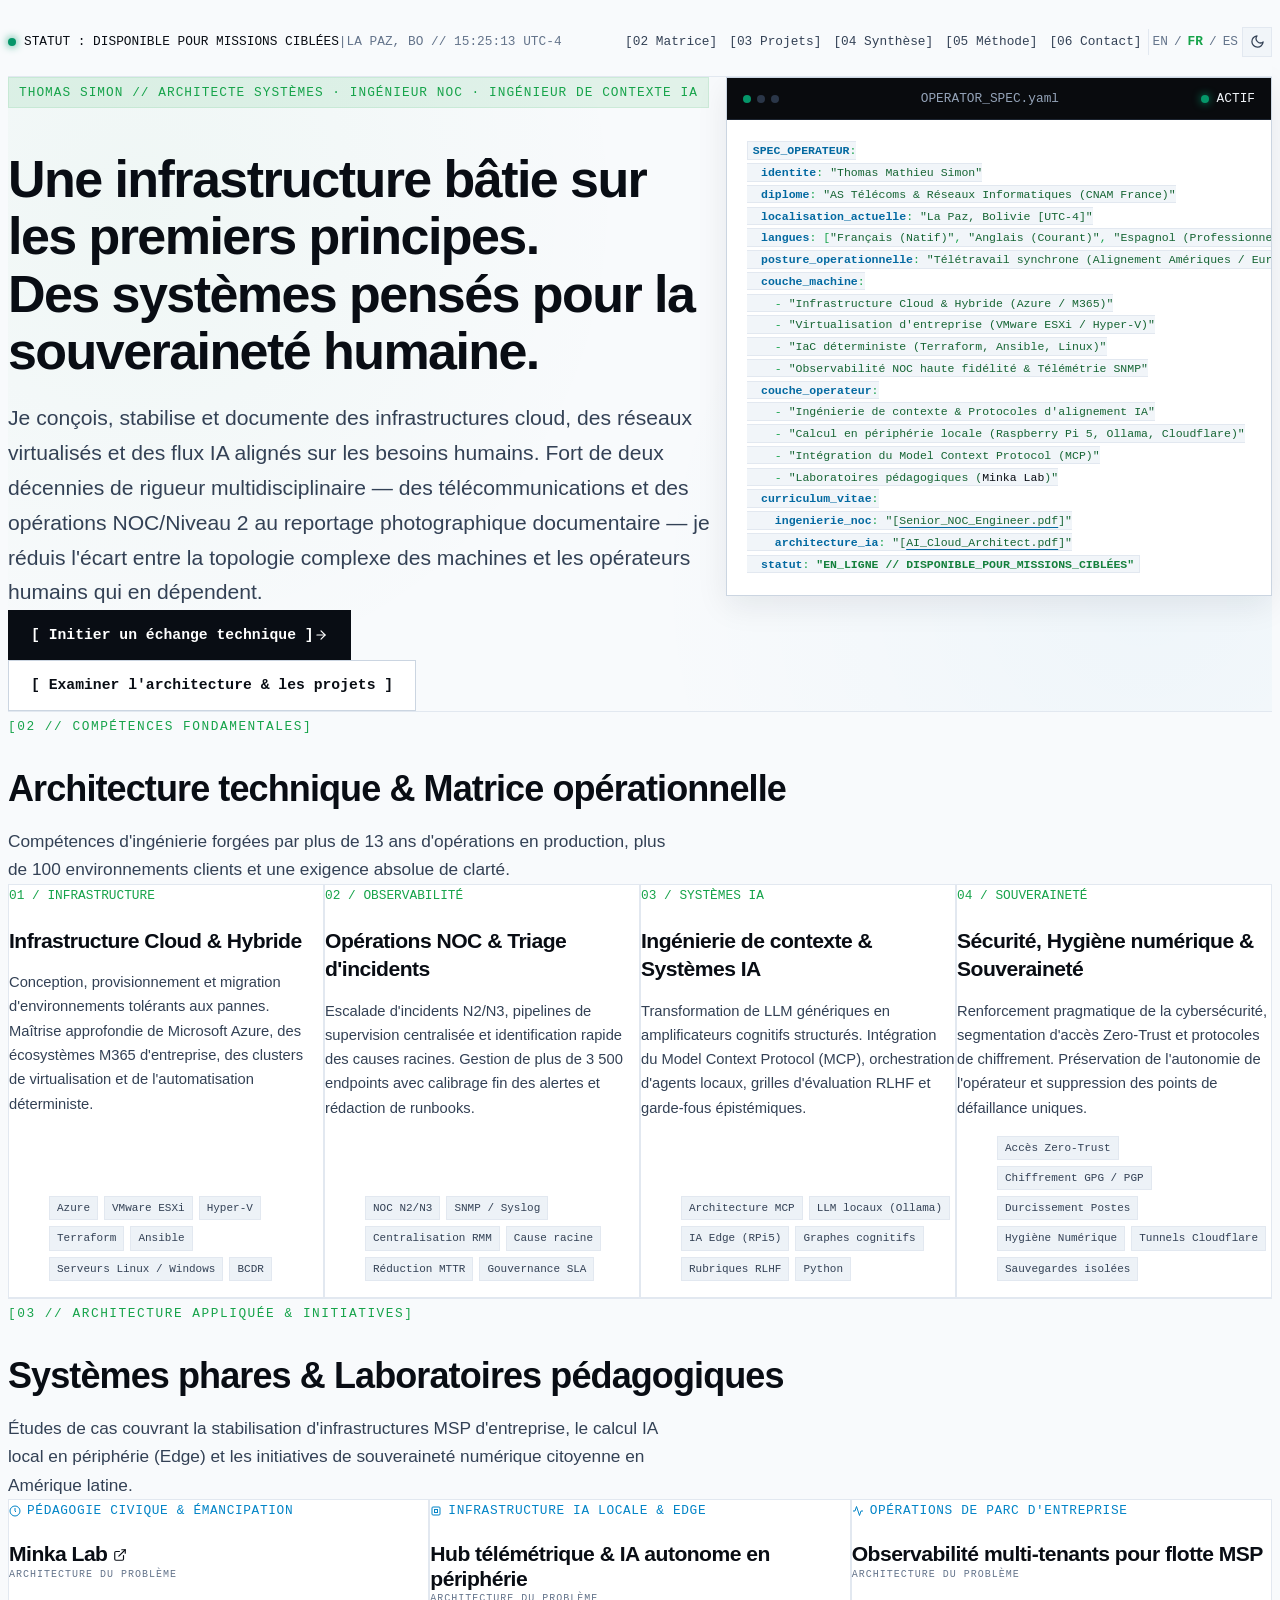
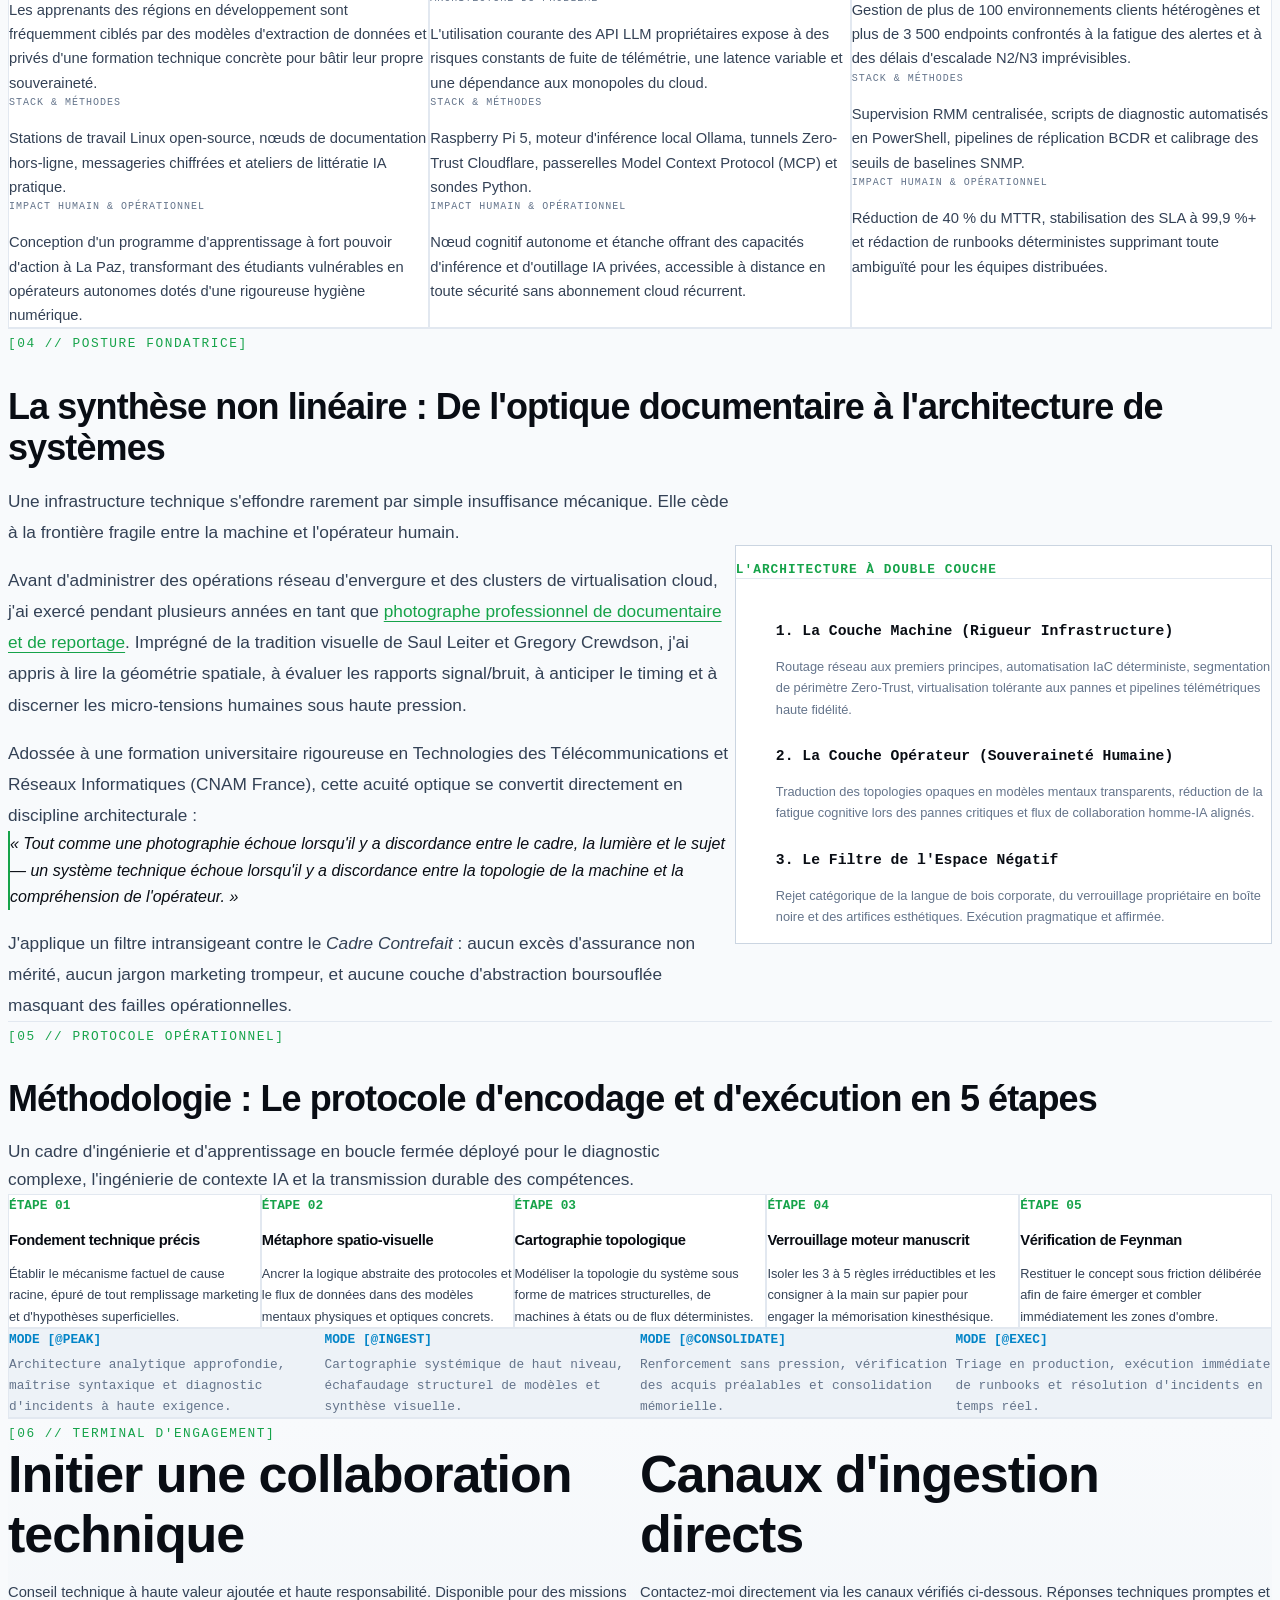
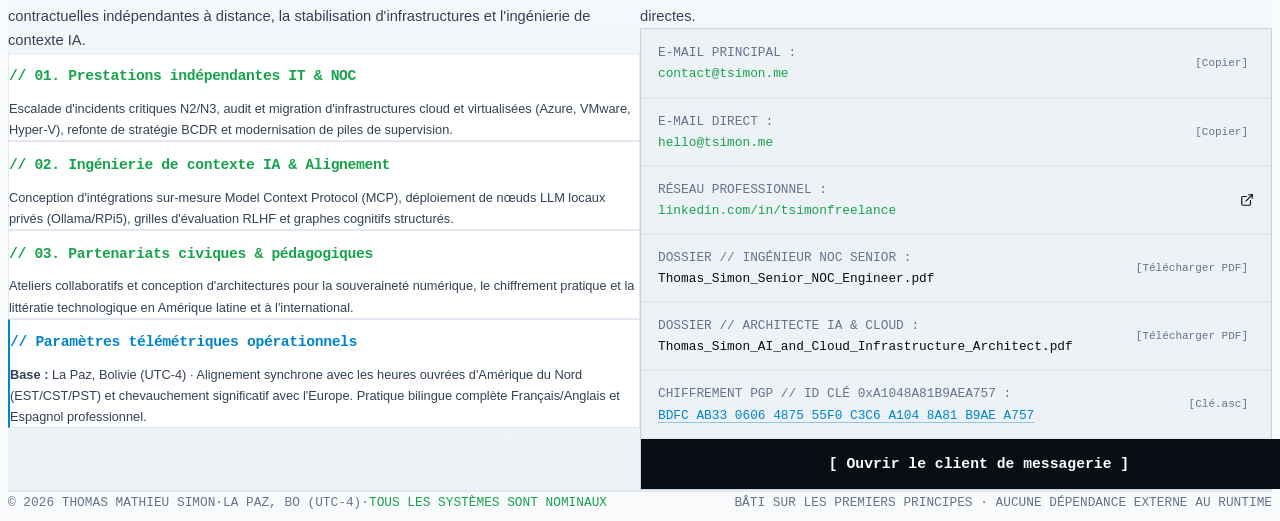
<file: fr.html>
<!DOCTYPE html>
<html lang="fr">
<head>
  <meta charset="UTF-8">
  <meta name="viewport" content="width=device-width, initial-scale=1.0">
  <title>Thomas Simon · Architecte Systèmes · Ingénieur NOC · Ingénieur de Contexte IA</title>
  <meta name="description" content="Plateforme professionnelle de Thomas Mathieu Simon. Consultant IT Senior, Ingénieur NOC et Architecte Systèmes à l'intersection des infrastructures cloud résilientes, de l'observabilité réseau centralisée et de l'ingénierie de contexte IA alignée sur l'humain.">
  <meta name="author" content="Thomas Mathieu Simon">
  <meta name="keywords" content="Thomas Simon, Architecte Systèmes, Ingénieur NOC, Ingénieur de Contexte IA, Infrastructure Cloud, VMware, Azure, MCP, Model Context Protocol, Terraform, Ansible, Linux, Observabilité, La Paz Bolivie">

  <!-- Open Graph / Meta -->
  <meta property="og:type" content="website">
  <meta property="og:title" content="Thomas Simon · Architecte Systèmes &amp; Ingénieur NOC">
  <meta property="og:description" content="Une infrastructure bâtie sur les premiers principes. Des systèmes pensés pour la souveraineté humaine.">
  <meta property="og:url" content="https://tsimon.me/fr.html">
  <meta property="og:locale" content="fr_FR">

  <!-- Multilingual Alternates -->
  <link rel="alternate" hreflang="en" href="index.html">
  <link rel="alternate" hreflang="fr" href="fr.html">
  <link rel="alternate" hreflang="es" href="es.html">
  <link rel="alternate" hreflang="x-default" href="index.html">

  <!-- Favicons & App Manifest -->
  <link rel="icon" type="image/png" href="favicon-96x96.png" sizes="96x96">
  <link rel="icon" type="image/svg+xml" href="favicon.svg">
  <link rel="shortcut icon" href="favicon.ico">
  <link rel="apple-touch-icon" sizes="180x180" href="apple-touch-icon.png">
  <link rel="manifest" href="site.webmanifest">
  <meta name="theme-color" content="#090b0e">

  <!-- Anti-flicker Theme Ingestion -->
  <script>
    (function() {
      try {
        var saved = localStorage.getItem('tsimon-theme');
        var prefersLight = window.matchMedia && window.matchMedia('(prefers-color-scheme: light)').matches;
        if (saved === 'light' || (!saved && prefersLight)) {
          document.documentElement.setAttribute('data-theme', 'light');
        } else {
          document.documentElement.setAttribute('data-theme', 'dark');
        }
      } catch (e) {
        document.documentElement.setAttribute('data-theme', 'dark');
      }
    })();
  </script>

  <!-- Stylesheet -->
  <link rel="stylesheet" href="style.css">
</head>
<body>

  <!-- =========================================================================
       SECTION [00]: TOP UTILITY BAR & TELEMETRY
       ========================================================================= -->
  <header role="banner" class="top-bar">
    <div class="container">
      <div class="top-bar-inner">
        <div class="status-telemetry">
          <div class="status-pill" title="Disponibilité opérationnelle">
            <span class="status-indicator" aria-hidden="true"></span>
            <span>STATUT : DISPONIBLE POUR MISSIONS CIBLÉES</span>
          </div>
          <span class="telemetry-meta" aria-hidden="true">|</span>
          <div class="telemetry-meta">
            <span>LA PAZ, BO // </span><span id="utc-clock">UTC-4</span>
          </div>
        </div>

        <nav class="top-nav" aria-label="Navigation principale">
          <ul class="top-nav-list">
            <li><a href="#matrix" class="top-nav-link">[02 Matrice]</a></li>
            <li><a href="#projects" class="top-nav-link">[03 Projets]</a></li>
            <li><a href="#synthesis" class="top-nav-link">[04 Synthèse]</a></li>
            <li><a href="#methodology" class="top-nav-link">[05 Méthode]</a></li>
            <li><a href="#contact" class="top-nav-link">[06 Contact]</a></li>
          </ul>

          <div class="lang-indicator" title="Changer de langue">
            <a href="index.html" aria-label="English">EN</a> /
            <a href="fr.html" class="active" aria-label="Français">FR</a> /
            <a href="es.html" aria-label="Español">ES</a>
          </div>

          <button id="theme-toggle" class="theme-toggle-btn" aria-label="Basculer vers le mode clair" title="Changer de thème">
            <!-- Icône Soleil (mode sombre) -->
            <svg class="theme-icon-sun" width="15" height="15" viewBox="0 0 24 24" fill="none" stroke="currentColor" stroke-width="2" stroke-linecap="round" stroke-linejoin="round" aria-hidden="true">
              <circle cx="12" cy="12" r="5"></circle>
              <line x1="12" y1="1" x2="12" y2="3"></line>
              <line x1="12" y1="21" x2="12" y2="23"></line>
              <line x1="4.22" y1="4.22" x2="5.64" y2="5.64"></line>
              <line x1="18.36" y1="18.36" x2="19.78" y2="19.78"></line>
              <line x1="1" y1="12" x2="3" y2="12"></line>
              <line x1="21" y1="12" x2="23" y2="12"></line>
              <line x1="4.22" y1="19.78" x2="5.64" y2="18.36"></line>
              <line x1="18.36" y1="5.64" x2="19.78" y2="4.22"></line>
            </svg>
            <!-- Icône Lune (mode clair) -->
            <svg class="theme-icon-moon" width="15" height="15" viewBox="0 0 24 24" fill="none" stroke="currentColor" stroke-width="2" stroke-linecap="round" stroke-linejoin="round" aria-hidden="true">
              <path d="M21 12.79A9 9 0 1 1 11.21 3 7 7 0 0 0 21 12.79z"></path>
            </svg>
          </button>
        </nav>
      </div>
    </div>
  </header>

  <main id="main-content">

    <!-- =======================================================================
         SECTION [01]: HERO & POSITIONING HEADER
         ======================================================================= -->
    <section id="hero" class="hero-section" aria-labelledby="hero-heading">
      <div class="container">
        <div class="hero-grid">
          <div class="hero-content">
            <span class="hero-eyebrow">
              THOMAS SIMON // ARCHITECTE SYSTÈMES · INGÉNIEUR NOC · INGÉNIEUR DE CONTEXTE IA
            </span>
            <h1 id="hero-heading" class="hero-title">
              Une infrastructure bâtie sur les premiers principes.<br>
              Des systèmes pensés pour la souveraineté humaine.
            </h1>
            <p class="hero-lead">
              Je conçois, stabilise et documente des infrastructures cloud, des réseaux virtualisés et des flux IA alignés sur les besoins humains. Fort de deux décennies de rigueur multidisciplinaire — des télécommunications et des opérations NOC/Niveau 2 au reportage photographique documentaire — je réduis l'écart entre la topologie complexe des machines et les opérateurs humains qui en dépendent.
            </p>
            <div class="hero-actions">
              <a href="#contact" class="btn btn-primary">
                <span>[ Initier un échange technique ]</span>
                <svg width="14" height="14" viewBox="0 0 24 24" fill="none" stroke="currentColor" stroke-width="2" stroke-linecap="round" stroke-linejoin="round" aria-hidden="true"><line x1="5" y1="12" x2="19" y2="12"></line><polyline points="12 5 19 12 12 19"></polyline></svg>
              </a>
              <a href="#projects" class="btn btn-secondary">
                <span>[ Examiner l'architecture &amp; les projets ]</span>
              </a>
            </div>
          </div>

          <!-- Operator Specification Telemetry Card -->
          <aside class="operator-card" aria-label="Spécifications de l'opérateur">
            <div class="operator-card-header">
              <div class="terminal-dots" aria-hidden="true">
                <span class="terminal-dot active"></span>
                <span class="terminal-dot"></span>
                <span class="terminal-dot"></span>
              </div>
              <span>OPERATOR_SPEC.yaml</span>
              <span class="status-pill"><span class="status-indicator"></span>ACTIF</span>
            </div>
            <pre class="operator-code-block"><code><span class="key">SPEC_OPERATEUR</span>:
  <span class="key">identite</span>: <span class="string">"Thomas Mathieu Simon"</span>
  <span class="key">diplome</span>: <span class="string">"AS Télécoms &amp; Réseaux Informatiques (CNAM France)"</span>
  <span class="key">localisation_actuelle</span>: <span class="string">"La Paz, Bolivie [UTC-4]"</span>
  <span class="key">langues</span>: [<span class="string">"Français (Natif)"</span>, <span class="string">"Anglais (Courant)"</span>, <span class="string">"Espagnol (Professionnel)"</span>]
  <span class="key">posture_operationnelle</span>: <span class="string">"Télétravail synchrone (Alignement Amériques / Europe)"</span>
  <span class="key">couche_machine</span>:
    - <span class="string">"Infrastructure Cloud &amp; Hybride (Azure / M365)"</span>
    - <span class="string">"Virtualisation d'entreprise (VMware ESXi / Hyper-V)"</span>
    - <span class="string">"IaC déterministe (Terraform, Ansible, Linux)"</span>
    - <span class="string">"Observabilité NOC haute fidélité &amp; Télémétrie SNMP"</span>
  <span class="key">couche_operateur</span>:
    - <span class="string">"Ingénierie de contexte &amp; Protocoles d'alignement IA"</span>
    - <span class="string">"Calcul en périphérie locale (Raspberry Pi 5, Ollama, Cloudflare)"</span>
    - <span class="string">"Intégration du Model Context Protocol (MCP)"</span>
    - <span class="string">"Laboratoires pédagogiques (<a href=\"https://minkalab.net\" target=\"_blank\" rel=\"noopener noreferrer\" class=\"code-link\" title=\"Consulter Minka Lab\">Minka Lab</a>)"</span>
  <span class="key">curriculum_vitae</span>:
    <span class="key">ingenierie_noc</span>: <span class="string">"[<a href="assets/Thomas_Simon_Senior_NOC_Engineer.pdf" download class="code-link" title="Télécharger le CV Ingénieur NOC Senior (PDF)">Senior_NOC_Engineer.pdf</a>]"</span>
    <span class="key">architecture_ia</span>: <span class="string">"[<a href="assets/Thomas_Simon_AI_and_Cloud_Infrastructure_Architect.pdf" download class="code-link" title="Télécharger le CV Architecte IA &amp; Cloud (PDF)">AI_Cloud_Architect.pdf</a>]"</span>
  <span class="key">statut</span>: <span class="highlight">"EN_LIGNE // DISPONIBLE_POUR_MISSIONS_CIBLÉES"</span></code></pre>
          </aside>
        </div>
      </div>
    </section>

    <!-- =======================================================================
         SECTION [02]: CORE COMPETENCIES MATRIX
         ======================================================================= -->
    <section id="matrix" class="section-wrapper" aria-labelledby="matrix-heading">
      <div class="container">
        <header class="section-header">
          <span class="section-tag">[02 // COMPÉTENCES FONDAMENTALES]</span>
          <h2 id="matrix-heading">Architecture technique &amp; Matrice opérationnelle</h2>
          <p class="section-subtitle">
            Compétences d'ingénierie forgées par plus de 13 ans d'opérations en production, plus de 100 environnements clients et une exigence absolue de clarté.
          </p>
        </header>

        <div class="matrix-grid">
          <!-- Pillar 1 -->
          <article class="matrix-card">
            <span class="matrix-card-num">01 / INFRASTRUCTURE</span>
            <h3 class="matrix-card-title">Infrastructure Cloud &amp; Hybride</h3>
            <p class="matrix-card-desc">
              Conception, provisionnement et migration d'environnements tolérants aux pannes. Maîtrise approfondie de Microsoft Azure, des écosystèmes M365 d'entreprise, des clusters de virtualisation et de l'automatisation déterministe.
            </p>
            <ul class="tech-tags" aria-label="Technologies Cloud et Infrastructure">
              <li class="tech-tag">Azure</li>
              <li class="tech-tag">VMware ESXi</li>
              <li class="tech-tag">Hyper-V</li>
              <li class="tech-tag">Terraform</li>
              <li class="tech-tag">Ansible</li>
              <li class="tech-tag">Serveurs Linux / Windows</li>
              <li class="tech-tag">BCDR</li>
            </ul>
          </article>

          <!-- Pillar 2 -->
          <article class="matrix-card">
            <span class="matrix-card-num">02 / OBSERVABILITÉ</span>
            <h3 class="matrix-card-title">Opérations NOC &amp; Triage d'incidents</h3>
            <p class="matrix-card-desc">
              Escalade d'incidents N2/N3, pipelines de supervision centralisée et identification rapide des causes racines. Gestion de plus de 3 500 endpoints avec calibrage fin des alertes et rédaction de runbooks.
            </p>
            <ul class="tech-tags" aria-label="Technologies Observabilité et NOC">
              <li class="tech-tag">NOC N2/N3</li>
              <li class="tech-tag">SNMP / Syslog</li>
              <li class="tech-tag">Centralisation RMM</li>
              <li class="tech-tag">Cause racine</li>
              <li class="tech-tag">Réduction MTTR</li>
              <li class="tech-tag">Gouvernance SLA</li>
            </ul>
          </article>

          <!-- Pillar 3 -->
          <article class="matrix-card">
            <span class="matrix-card-num">03 / SYSTÈMES IA</span>
            <h3 class="matrix-card-title">Ingénierie de contexte &amp; Systèmes IA</h3>
            <p class="matrix-card-desc">
              Transformation de LLM génériques en amplificateurs cognitifs structurés. Intégration du Model Context Protocol (MCP), orchestration d'agents locaux, grilles d'évaluation RLHF et garde-fous épistémiques.
            </p>
            <ul class="tech-tags" aria-label="Technologies Systèmes IA">
              <li class="tech-tag">Architecture MCP</li>
              <li class="tech-tag">LLM locaux (Ollama)</li>
              <li class="tech-tag">IA Edge (RPi5)</li>
              <li class="tech-tag">Graphes cognitifs</li>
              <li class="tech-tag">Rubriques RLHF</li>
              <li class="tech-tag">Python</li>
            </ul>
          </article>

          <!-- Pillar 4 -->
          <article class="matrix-card">
            <span class="matrix-card-num">04 / SOUVERAINETÉ</span>
            <h3 class="matrix-card-title">Sécurité, Hygiène numérique &amp; Souveraineté</h3>
            <p class="matrix-card-desc">
              Renforcement pragmatique de la cybersécurité, segmentation d'accès Zero-Trust et protocoles de chiffrement. Préservation de l'autonomie de l'opérateur et suppression des points de défaillance uniques.
            </p>
            <ul class="tech-tags" aria-label="Technologies Sécurité et Souveraineté">
              <li class="tech-tag">Accès Zero-Trust</li>
              <li class="tech-tag">Chiffrement GPG / PGP</li>
              <li class="tech-tag">Durcissement Postes</li>
              <li class="tech-tag">Hygiène Numérique</li>
              <li class="tech-tag">Tunnels Cloudflare</li>
              <li class="tech-tag">Sauvegardes isolées</li>
            </ul>
          </article>
        </div>
      </div>
    </section>

    <!-- =======================================================================
         SECTION [03]: FEATURED PROJECTS & LAB INITIATIVES
         ======================================================================= -->
    <section id="projects" class="section-wrapper" aria-labelledby="projects-heading">
      <div class="container">
        <header class="section-header">
          <span class="section-tag">[03 // ARCHITECTURE APPLIQUÉE &amp; INITIATIVES]</span>
          <h2 id="projects-heading">Systèmes phares &amp; Laboratoires pédagogiques</h2>
          <p class="section-subtitle">
            Études de cas couvrant la stabilisation d'infrastructures MSP d'entreprise, le calcul IA local en périphérie (Edge) et les initiatives de souveraineté numérique citoyenne en Amérique latine.
          </p>
        </header>

        <div class="projects-grid">
          <!-- Project 1 -->
          <article class="project-card">
            <span class="project-category">
              <svg width="12" height="12" viewBox="0 0 24 24" fill="none" stroke="currentColor" stroke-width="2" aria-hidden="true"><circle cx="12" cy="12" r="10"></circle><polyline points="12 6 12 12 14 14"></polyline></svg>
              Pédagogie civique &amp; Émancipation
            </span>
            <h3 class="project-title">
              <a href="https://minkalab.net" target="_blank" rel="noopener noreferrer" title="Consulter Minka Lab (Lien externe)">
                <span>Minka Lab</span>
                <svg width="14" height="14" viewBox="0 0 24 24" fill="none" stroke="currentColor" stroke-width="2" stroke-linecap="round" stroke-linejoin="round" aria-hidden="true"><path d="M18 13v6a2 2 0 0 1-2 2H5a2 2 0 0 1-2-2V8a2 2 0 0 1 2-2h6"></path><polyline points="15 3 21 3 21 9"></polyline><line x1="10" y1="14" x2="21" y2="3"></line></svg>
              </a>
            </h3>
            <div class="project-meta-block">
              <span class="meta-label">Architecture du problème</span>
              <p class="meta-content">
                Les apprenants des régions en développement sont fréquemment ciblés par des modèles d'extraction de données et privés d'une formation technique concrète pour bâtir leur propre souveraineté.
              </p>
            </div>
            <div class="project-meta-block">
              <span class="meta-label">Stack &amp; Méthodes</span>
              <p class="meta-content">
                Stations de travail Linux open-source, nœuds de documentation hors-ligne, messageries chiffrées et ateliers de littératie IA pratique.
              </p>
            </div>
            <div class="project-meta-block">
              <span class="meta-label">Impact humain &amp; opérationnel</span>
              <p class="meta-content">
                Conception d'un programme d'apprentissage à fort pouvoir d'action à La Paz, transformant des étudiants vulnérables en opérateurs autonomes dotés d'une rigoureuse hygiène numérique.
              </p>
            </div>
          </article>

          <!-- Project 2 -->
          <article class="project-card">
            <span class="project-category">
              <svg width="12" height="12" viewBox="0 0 24 24" fill="none" stroke="currentColor" stroke-width="2" aria-hidden="true"><rect x="4" y="4" width="16" height="16" rx="2" ry="2"></rect><rect x="9" y="9" width="6" height="6"></rect></svg>
              Infrastructure IA locale &amp; Edge
            </span>
            <h3 class="project-title">Hub télémétrique &amp; IA autonome en périphérie</h3>
            <div class="project-meta-block">
              <span class="meta-label">Architecture du problème</span>
              <p class="meta-content">
                L'utilisation courante des API LLM propriétaires expose à des risques constants de fuite de télémétrie, une latence variable et une dépendance aux monopoles du cloud.
              </p>
            </div>
            <div class="project-meta-block">
              <span class="meta-label">Stack &amp; Méthodes</span>
              <p class="meta-content">
                Raspberry Pi 5, moteur d'inférence local Ollama, tunnels Zero-Trust Cloudflare, passerelles Model Context Protocol (MCP) et sondes Python.
              </p>
            </div>
            <div class="project-meta-block">
              <span class="meta-label">Impact humain &amp; opérationnel</span>
              <p class="meta-content">
                Nœud cognitif autonome et étanche offrant des capacités d'inférence et d'outillage IA privées, accessible à distance en toute sécurité sans abonnement cloud récurrent.
              </p>
            </div>
          </article>

          <!-- Project 3 -->
          <article class="project-card">
            <span class="project-category">
              <svg width="12" height="12" viewBox="0 0 24 24" fill="none" stroke="currentColor" stroke-width="2" aria-hidden="true"><path d="M22 12h-4l-3 9L9 3l-3 9H2"></path></svg>
              Opérations de parc d'entreprise
            </span>
            <h3 class="project-title">Observabilité multi-tenants pour flotte MSP</h3>
            <div class="project-meta-block">
              <span class="meta-label">Architecture du problème</span>
              <p class="meta-content">
                Gestion de plus de 100 environnements clients hétérogènes et plus de 3 500 endpoints confrontés à la fatigue des alertes et à des délais d'escalade N2/N3 imprévisibles.
              </p>
            </div>
            <div class="project-meta-block">
              <span class="meta-label">Stack &amp; Méthodes</span>
              <p class="meta-content">
                Supervision RMM centralisée, scripts de diagnostic automatisés en PowerShell, pipelines de réplication BCDR et calibrage des seuils de baselines SNMP.
              </p>
            </div>
            <div class="project-meta-block">
              <span class="meta-label">Impact humain &amp; opérationnel</span>
              <p class="meta-content">
                Réduction de 40 % du MTTR, stabilisation des SLA à 99,9 %+ et rédaction de runbooks déterministes supprimant toute ambiguïté pour les équipes distribuées.
              </p>
            </div>
          </article>
        </div>
      </div>
    </section>

    <!-- =======================================================================
         SECTION [04]: THE NON-LINEAR SYNTHESIS
         ======================================================================= -->
    <section id="synthesis" class="section-wrapper" aria-labelledby="synthesis-heading">
      <div class="container">
        <header class="section-header">
          <span class="section-tag">[04 // POSTURE FONDATRICE]</span>
          <h2 id="synthesis-heading">La synthèse non linéaire : De l'optique documentaire à l'architecture de systèmes</h2>
        </header>

        <div class="synthesis-layout">
          <div class="synthesis-text">
            <p class="lead">
              Une infrastructure technique s'effondre rarement par simple insuffisance mécanique. Elle cède à la frontière fragile entre la machine et l'opérateur humain.
            </p>
            <p>
              Avant d'administrer des opérations réseau d'envergure et des clusters de virtualisation cloud, j'ai exercé pendant plusieurs années en tant que <a href="https://photo.tsimon.me" target="_blank" rel="noopener noreferrer" class="inline-link" title="Portfolio Photographique de Thomas Simon">photographe professionnel de documentaire et de reportage</a>. Imprégné de la tradition visuelle de Saul Leiter et Gregory Crewdson, j'ai appris à lire la géométrie spatiale, à évaluer les rapports signal/bruit, à anticiper le timing et à discerner les micro-tensions humaines sous haute pression.
            </p>
            <p>
              Adossée à une formation universitaire rigoureuse en Technologies des Télécommunications et Réseaux Informatiques (CNAM France), cette acuité optique se convertit directement en discipline architecturale :
            </p>
            <div class="synthesis-quote">
              « Tout comme une photographie échoue lorsqu'il y a discordance entre le cadre, la lumière et le sujet — un système technique échoue lorsqu'il y a discordance entre la topologie de la machine et la compréhension de l'opérateur. »
            </div>
            <p>
              J'applique un filtre intransigeant contre le <em>Cadre Contrefait</em> : aucun excès d'assurance non mérité, aucun jargon marketing trompeur, et aucune couche d'abstraction boursouflée masquant des failles opérationnelles.
            </p>
          </div>

          <!-- Spec Aside Box -->
          <div class="synthesis-spec-box">
            <h4 class="synthesis-spec-title">L'Architecture à Double Couche</h4>
            <ul class="synthesis-spec-list">
              <li class="synthesis-spec-item">
                <h5>1. La Couche Machine (Rigueur Infrastructure)</h5>
                <p>Routage réseau aux premiers principes, automatisation IaC déterministe, segmentation de périmètre Zero-Trust, virtualisation tolérante aux pannes et pipelines télémétriques haute fidélité.</p>
              </li>
              <li class="synthesis-spec-item">
                <h5>2. La Couche Opérateur (Souveraineté Humaine)</h5>
                <p>Traduction des topologies opaques en modèles mentaux transparents, réduction de la fatigue cognitive lors des pannes critiques et flux de collaboration homme-IA alignés.</p>
              </li>
              <li class="synthesis-spec-item">
                <h5>3. Le Filtre de l'Espace Négatif</h5>
                <p>Rejet catégorique de la langue de bois corporate, du verrouillage propriétaire en boîte noire et des artifices esthétiques. Exécution pragmatique et affirmée.</p>
              </li>
            </ul>
          </div>
        </div>
      </div>
    </section>

    <!-- =======================================================================
         SECTION [05]: METHODOLOGY — THE 5-STAGE PROTOCOL
         ======================================================================= -->
    <section id="methodology" class="section-wrapper" aria-labelledby="methodology-heading">
      <div class="container">
        <header class="section-header">
          <span class="section-tag">[05 // PROTOCOLE OPÉRATIONNEL]</span>
          <h2 id="methodology-heading">Méthodologie : Le protocole d'encodage et d'exécution en 5 étapes</h2>
          <p class="section-subtitle">
            Un cadre d'ingénierie et d'apprentissage en boucle fermée déployé pour le diagnostic complexe, l'ingénierie de contexte IA et la transmission durable des compétences.
          </p>
        </header>

        <div class="protocol-stepper">
          <!-- Stage 1 -->
          <div class="protocol-step">
            <span class="step-num">ÉTAPE 01</span>
            <h3 class="step-title">Fondement technique précis</h3>
            <p class="step-desc">Établir le mécanisme factuel de cause racine, épuré de tout remplissage marketing et d'hypothèses superficielles.</p>
          </div>

          <!-- Stage 2 -->
          <div class="protocol-step">
            <span class="step-num">ÉTAPE 02</span>
            <h3 class="step-title">Métaphore spatio-visuelle</h3>
            <p class="step-desc">Ancrer la logique abstraite des protocoles et le flux de données dans des modèles mentaux physiques et optiques concrets.</p>
          </div>

          <!-- Stage 3 -->
          <div class="protocol-step">
            <span class="step-num">ÉTAPE 03</span>
            <h3 class="step-title">Cartographie topologique</h3>
            <p class="step-desc">Modéliser la topologie du système sous forme de matrices structurelles, de machines à états ou de flux déterministes.</p>
          </div>

          <!-- Stage 4 -->
          <div class="protocol-step">
            <span class="step-num">ÉTAPE 04</span>
            <h3 class="step-title">Verrouillage moteur manuscrit</h3>
            <p class="step-desc">Isoler les 3 à 5 règles irréductibles et les consigner à la main sur papier pour engager la mémorisation kinesthésique.</p>
          </div>

          <!-- Stage 5 -->
          <div class="protocol-step">
            <span class="step-num">ÉTAPE 05</span>
            <h3 class="step-title">Vérification de Feynman</h3>
            <p class="step-desc">Restituer le concept sous friction délibérée afin de faire émerger et combler immédiatement les zones d'ombre.</p>
          </div>
        </div>

        <!-- Live State Routing Mode Strip -->
        <div class="state-router" aria-label="Matrice de routage dynamique d'états">
          <div class="state-item">
            <span class="state-badge">MODE [@PEAK]</span>
            <span class="state-desc">Architecture analytique approfondie, maîtrise syntaxique et diagnostic d'incidents à haute exigence.</span>
          </div>
          <div class="state-item">
            <span class="state-badge">MODE [@INGEST]</span>
            <span class="state-desc">Cartographie systémique de haut niveau, échafaudage structurel de modèles et synthèse visuelle.</span>
          </div>
          <div class="state-item">
            <span class="state-badge">MODE [@CONSOLIDATE]</span>
            <span class="state-desc">Renforcement sans pression, vérification des acquis préalables et consolidation mémorielle.</span>
          </div>
          <div class="state-item">
            <span class="state-badge">MODE [@EXEC]</span>
            <span class="state-desc">Triage en production, exécution immédiate de runbooks et résolution d'incidents en temps réel.</span>
          </div>
        </div>
      </div>
    </section>

    <!-- =======================================================================
         SECTION [06]: CONTACT & ENGAGEMENT TERMINAL
         ======================================================================= -->
    <section id="contact" class="section-wrapper contact-section" aria-labelledby="contact-heading">
      <div class="container">
        <div class="contact-section-tag">
          <span class="section-tag">[06 // TERMINAL D'ENGAGEMENT]</span>
        </div>

        <div class="contact-grid">
          <!-- Left Column: Initier une collaboration technique -->
          <div class="contact-col contact-left-col">
            <header class="contact-col-header">
              <h2 id="contact-heading" class="contact-title">Initier une collaboration technique</h2>
              <p class="contact-subtitle">
                Conseil technique à haute valeur ajoutée et haute responsabilité. Disponible pour des missions contractuelles indépendantes à distance, la stabilisation d'infrastructures et l'ingénierie de contexte IA.
              </p>
            </header>

            <!-- Engagement Models -->
            <div class="engagement-models">
              <div class="engagement-model-card">
                <h3 class="engagement-model-title">// 01. Prestations indépendantes IT &amp; NOC</h3>
                <p class="engagement-model-desc">
                  Escalade d'incidents critiques N2/N3, audit et migration d'infrastructures cloud et virtualisées (Azure, VMware, Hyper-V), refonte de stratégie BCDR et modernisation de piles de supervision.
                </p>
              </div>

              <div class="engagement-model-card">
                <h3 class="engagement-model-title">// 02. Ingénierie de contexte IA &amp; Alignement</h3>
                <p class="engagement-model-desc">
                  Conception d'intégrations sur-mesure Model Context Protocol (MCP), déploiement de nœuds LLM locaux privés (Ollama/RPi5), grilles d'évaluation RLHF et graphes cognitifs structurés.
                </p>
              </div>

              <div class="engagement-model-card">
                <h3 class="engagement-model-title">// 03. Partenariats civiques &amp; pédagogiques</h3>
                <p class="engagement-model-desc">
                  Ateliers collaboratifs et conception d'architectures pour la souveraineté numérique, le chiffrement pratique et la littératie technologique en Amérique latine et à l'international.
                </p>
              </div>

              <div class="engagement-model-card" style="border-left: 2px solid var(--accent-cyan);">
                <h3 class="engagement-model-title" style="color: var(--accent-cyan);">// Paramètres télémétriques opérationnels</h3>
                <p class="engagement-model-desc">
                  <strong>Base :</strong> La Paz, Bolivie (UTC-4) · Alignement synchrone avec les heures ouvrées d'Amérique du Nord (EST/CST/PST) et chevauchement significatif avec l'Europe. Pratique bilingue complète Français/Anglais et Espagnol professionnel.
                </p>
              </div>
            </div>
          </div>

          <!-- Right Column: Canaux d'ingestion directs -->
          <div class="contact-col contact-right-col">
            <header class="contact-col-header">
              <h3 class="contact-title channels-title">Canaux d'ingestion directs</h3>
              <p class="contact-subtitle channels-subtitle">
                Contactez-moi directement via les canaux vérifiés ci-dessous. Réponses techniques promptes et directes.
              </p>
            </header>

            <div class="contact-channels-card">
              <div class="channels-list">
                <!-- Primary Email -->
                <div class="channel-item">
                  <div>
                    <span class="channel-label">E-MAIL PRINCIPAL :</span><br>
                    <a href="mailto:contact@tsimon.me" class="channel-value">contact@tsimon.me</a>
                  </div>
                  <button type="button" class="copy-btn" data-copy="contact@tsimon.me" aria-label="Copier l'adresse principale">[Copier]</button>
                </div>

                <!-- Secondary Email -->
                <div class="channel-item">
                  <div>
                    <span class="channel-label">E-MAIL DIRECT :</span><br>
                    <a href="mailto:hello@tsimon.me" class="channel-value">hello@tsimon.me</a>
                  </div>
                  <button type="button" class="copy-btn" data-copy="hello@tsimon.me" aria-label="Copier l'adresse directe">[Copier]</button>
                </div>

                <!-- LinkedIn -->
                <a href="https://www.linkedin.com/in/tsimonfreelance/" target="_blank" rel="noopener noreferrer" class="channel-item">
                  <div>
                    <span class="channel-label">RÉSEAU PROFESSIONNEL :</span><br>
                    <span class="channel-value">linkedin.com/in/tsimonfreelance</span>
                  </div>
                  <svg width="14" height="14" viewBox="0 0 24 24" fill="none" stroke="currentColor" stroke-width="2" stroke-linecap="round" stroke-linejoin="round" aria-hidden="true"><path d="M18 13v6a2 2 0 0 1-2 2H5a2 2 0 0 1-2-2V8a2 2 0 0 1 2-2h6"></path><polyline points="15 3 21 3 21 9"></polyline><line x1="10" y1="14" x2="21" y2="3"></line></svg>
                </a>

                <!-- Dossier vérifié: Ingénieur NOC Senior -->
                <div class="channel-item">
                  <div>
                    <span class="channel-label">DOSSIER // INGÉNIEUR NOC SENIOR :</span><br>
                    <span class="channel-value" style="color: var(--text-primary);">Thomas_Simon_Senior_NOC_Engineer.pdf</span>
                  </div>
                  <a href="assets/Thomas_Simon_Senior_NOC_Engineer.pdf" download class="copy-btn" title="Télécharger le CV Ingénieur NOC Senior (PDF)">[Télécharger PDF]</a>
                </div>

                <!-- Dossier vérifié: Architecte IA & Cloud -->
                <div class="channel-item">
                  <div>
                    <span class="channel-label">DOSSIER // ARCHITECTE IA &amp; CLOUD :</span><br>
                    <span class="channel-value" style="color: var(--text-primary);">Thomas_Simon_AI_and_Cloud_Infrastructure_Architect.pdf</span>
                  </div>
                  <a href="assets/Thomas_Simon_AI_and_Cloud_Infrastructure_Architect.pdf" download class="copy-btn" title="Télécharger le CV Architecte IA &amp; Cloud (PDF)">[Télécharger PDF]</a>
                </div>

                <!-- Chiffrement PGP & Empreinte -->
                <div class="channel-item">
                  <div style="min-width: 0;">
                    <span class="channel-label">CHIFFREMENT PGP // ID CLÉ 0xA1048A81B9AEA757 :</span><br>
                    <a href="assets/Thomas M. Simon ts67200@gmail.com-(0xA1048A81B9AEA757)-public.asc" download="Thomas_M_Simon_0xA1048A81B9AEA757_public.asc" class="channel-value pgp-link" title="Télécharger la clé publique PGP (.asc)">
                      BDFC AB33 0606 4875 55F0 C3C6 A104 8A81 B9AE A757
                    </a>
                  </div>
                  <a href="assets/Thomas M. Simon ts67200@gmail.com-(0xA1048A81B9AEA757)-public.asc" download="Thomas_M_Simon_0xA1048A81B9AEA757_public.asc" class="copy-btn" title="Télécharger la clé publique PGP (.asc)">[Clé.asc]</a>
                </div>
              </div>

              <a href="mailto:contact@tsimon.me?subject=Demande%20de%20conseil%20technique%20-%20tsimon.me" class="btn btn-primary" style="width: 100%;">
                <span>[ Ouvrir le client de messagerie ]</span>
              </a>
            </div>
          </div>
        </div>
      </div>
    </section>
  </main>

  <!-- =========================================================================
       FOOTER
       ========================================================================= -->
  <footer role="contentinfo" class="site-footer">
    <div class="container">
      <div class="footer-inner">
        <div class="footer-creds">
          <span>&copy; 2026 THOMAS MATHIEU SIMON</span>
          <span aria-hidden="true">·</span>
          <span>LA PAZ, BO (UTC-4)</span>
          <span aria-hidden="true">·</span>
          <span style="color: var(--accent-lime);">TOUS LES SYSTÈMES SONT NOMINAUX</span>
        </div>
        <div>
          <span>BÂTI SUR LES PREMIERS PRINCIPES · AUCUNE DÉPENDANCE EXTERNE AU RUNTIME</span>
        </div>
      </div>
    </div>
  </footer>

  <!-- Toast Notification Element -->
  <div id="toast" class="toast" role="status" aria-live="polite" aria-atomic="true"></div>

  <!-- Telemetry & Interaction Scripts -->
  <script src="script.js" defer></script>
</body>
</html>
</file>
<file: style.css>
/* ==========================================================================
   TSIMON.ME — HUMAN-CONTEXT ARCHITECTURE DESIGN SYSTEM
   Author: Thomas Mathieu Simon
   Version: 2.0.0 (Production Specification)
   Aesthetic: Technical Monograph & Systems Telemetry
   ========================================================================== */

/* --------------------------------------------------------------------------
   1. DESIGN TOKENS & SYSTEM VARIABLES
   -------------------------------------------------------------------------- */
:root {
  /* Default Dark Mode Surface & Base Neutrals */
  --bg-base: #090b0e;
  --bg-surface: #10141b;
  --bg-surface-elevated: #161c26;
  --bg-surface-subtle: #0d1117;
  --bg-code: #0a0d12;
  --top-bar-bg: rgba(9, 11, 14, 0.92);
  --hero-gradient: radial-gradient(circle at 10% 20%, rgba(166, 245, 39, 0.03) 0%, transparent 40%),
                   radial-gradient(circle at 90% 80%, rgba(56, 189, 248, 0.03) 0%, transparent 40%);
  --contact-gradient: linear-gradient(180deg, var(--bg-base) 0%, #0d1219 100%);
  --card-shadow: 0 12px 32px rgba(0, 0, 0, 0.4);
  --selection-bg: var(--accent-lime);
  --selection-color: #000;

  /* Borders & Structural Dividers */
  --border-subtle: #1c2430;
  --border-medium: #2a3648;
  --border-strong: #3d4e68;
  --border-highlight: #a6f527;

  /* Typographic Contrast Hierarchy */
  --text-primary: #f1f5f9;
  --text-secondary: #94a3b8;
  --text-muted: #627288;
  --text-accent: #a6f527;
  --text-code: #e2e8f0;

  /* Telemetry & State Accent Tokens */
  --accent-lime: #a6f527;
  --accent-lime-dim: rgba(166, 245, 39, 0.12);
  --accent-emerald: #10b981;
  --accent-emerald-dim: rgba(16, 185, 129, 0.15);
  --accent-cyan: #38bdf8;
  --accent-cyan-dim: rgba(56, 189, 248, 0.12);
  --accent-amber: #f59e0b;
  --accent-amber-dim: rgba(245, 158, 11, 0.12);

  /* Typography Stacks */
  --font-sans: 'Inter', -apple-system, BlinkMacSystemFont, 'Segoe UI', Roboto, Helvetica, Arial, sans-serif;
  --font-mono: 'JetBrains Mono', 'SF Mono', 'Cascadia Code', 'Fira Code', 'Consolas', monospace;

  /* Fluid Scale (clamp) */
  --text-xs: clamp(0.72rem, 0.68rem + 0.2vw, 0.8rem);
  --text-sm: clamp(0.82rem, 0.78rem + 0.25vw, 0.92rem);
  --text-base: clamp(0.98rem, 0.92rem + 0.3vw, 1.08rem);
  --text-md: clamp(1.15rem, 1.05rem + 0.5vw, 1.32rem);
  --text-lg: clamp(1.35rem, 1.2rem + 0.75vw, 1.65rem);
  --text-xl: clamp(1.75rem, 1.5rem + 1.25vw, 2.25rem);
  --text-2xl: clamp(2.2rem, 1.8rem + 2vw, 3.25rem);

  /* Line Heights */
  --leading-tight: 1.15;
  --leading-snug: 1.35;
  --leading-normal: 1.65;
  --leading-relaxed: 1.8;
}

/* Light Theme Design System (Technical Monograph & Crisp Paper) */
[data-theme="light"] {
  --bg-base: #f8fafc;
  --bg-surface: #ffffff;
  --bg-surface-elevated: #f1f5f9;
  --bg-surface-subtle: #edf2f7;
  --bg-code: #0b0f17;
  --top-bar-bg: rgba(248, 250, 252, 0.94);
  --hero-gradient: radial-gradient(circle at 10% 20%, rgba(22, 163, 74, 0.04) 0%, transparent 40%),
                   radial-gradient(circle at 90% 80%, rgba(2, 132, 199, 0.04) 0%, transparent 40%);
  --contact-gradient: linear-gradient(180deg, var(--bg-base) 0%, #edf2f7 100%);
  --card-shadow: 0 8px 24px rgba(15, 23, 42, 0.06);
  --selection-bg: #86efac;
  --selection-color: #090d14;

  --border-subtle: #e2e8f0;
  --border-medium: #cbd5e1;
  --border-strong: #94a3b8;
  --border-highlight: #15803d;

  --text-primary: #090d14;
  --text-secondary: #334155;
  --text-muted: #64748b;
  --text-accent: #15803d;
  --text-code: #e2e8f0;

  --accent-lime: #16a34a;
  --accent-lime-dim: rgba(22, 163, 74, 0.1);
  --accent-emerald: #059669;
  --accent-emerald-dim: rgba(5, 150, 105, 0.12);
  --accent-cyan: #0284c7;
  --accent-cyan-dim: rgba(2, 132, 199, 0.1);
  --accent-amber: #b45309;
  --accent-amber-dim: rgba(180, 83, 9, 0.1);
}

  /* Spacing Rhythm */
  --space-2xs: 4px;
  --space-xs: 8px;
  --space-sm: 16px;
  --space-md: 24px;
  --space-lg: 32px;
  --space-xl: 48px;
  --space-2xl: 64px;
  --space-3xl: 96px;

  /* Structural Constraints */
  --container-max: 1240px;
  --container-narrow: 860px;
  --radius-xs: 2px;
  --radius-sm: 4px;
  --radius-md: 8px;
  --radius-lg: 12px;

  /* Transitions */
  --transition-fast: 150ms cubic-bezier(0.16, 1, 0.3, 1);
  --transition-base: 250ms cubic-bezier(0.16, 1, 0.3, 1);
}

/* --------------------------------------------------------------------------
   2. HIGH-RIGOR RESET & BASE STYLES
   -------------------------------------------------------------------------- */
*, *::before, *::after {
  box-sizing: border-box;
  margin: 0;
  padding: 0;
}

html {
  font-family: var(--font-sans);
  font-size: 16px;
  line-height: var(--leading-normal);
  color: var(--text-primary);
  background-color: var(--bg-base);
  scroll-behavior: smooth;
  scroll-padding-top: 80px;
  -webkit-font-smoothing: antialiased;
  -moz-osx-font-smoothing: grayscale;
}

body {
  min-height: 100vh;
  display: flex;
  flex-direction: column;
  background-color: var(--bg-base);
  color: var(--text-primary);
  overflow-x: hidden;
  transition: background-color 200ms ease, color 200ms ease;
}

::selection {
  background: var(--selection-bg);
  color: var(--selection-color);
}

/* Scrollbar */
::-webkit-scrollbar {
  width: 8px;
}
::-webkit-scrollbar-track {
  background: var(--bg-base);
}
::-webkit-scrollbar-thumb {
  background: var(--border-medium);
  border-radius: var(--radius-xs);
}
::-webkit-scrollbar-thumb:hover {
  background: var(--border-strong);
}

/* --------------------------------------------------------------------------
   3. TYPOGRAPHY & TEXT ELEMENTS
   -------------------------------------------------------------------------- */
h1, h2, h3, h4 {
  font-family: var(--font-sans);
  color: var(--text-primary);
  font-weight: 700;
  line-height: var(--leading-tight);
  letter-spacing: -0.025em;
}

h1 {
  font-size: var(--text-2xl);
  margin-bottom: var(--space-md);
}

h2 {
  font-size: var(--text-xl);
  margin-bottom: var(--space-sm);
}

h3 {
  font-size: var(--text-lg);
  margin-bottom: var(--space-xs);
}

h4 {
  font-size: var(--text-md);
  margin-bottom: var(--space-xs);
}

p {
  font-size: var(--text-base);
  color: var(--text-secondary);
  line-height: var(--leading-normal);
  margin-bottom: var(--space-md);
}

p.lead {
  font-size: var(--text-md);
  line-height: var(--leading-snug);
  color: var(--text-primary);
  font-weight: 400;
}

a {
  color: var(--text-primary);
  text-decoration: none;
  transition: color var(--transition-fast), border-color var(--transition-fast);
}

a:hover {
  color: var(--accent-lime);
}

a.inline-link {
  color: var(--accent-lime);
  text-decoration: underline;
  text-decoration-thickness: 1px;
  text-underline-offset: 4px;
  transition: color var(--transition-fast);
}

a.inline-link:hover {
  color: var(--accent-cyan);
}

code, kbd, samp, pre {
  font-family: var(--font-mono);
  font-size: 0.9em;
}

code {
  background: var(--bg-surface-elevated);
  border: 1px solid var(--border-subtle);
  color: var(--accent-lime);
  padding: 0.15em 0.4em;
  border-radius: var(--radius-xs);
}

/* --------------------------------------------------------------------------
   4. LAYOUT & CONTAINER MECHANICS
   -------------------------------------------------------------------------- */
.container {
  width: 100%;
  max-width: var(--container-max);
  margin-left: auto;
  margin-right: auto;
  padding-left: var(--space-md);
  padding-right: var(--space-md);
}

.container-narrow {
  width: 100%;
  max-width: var(--container-narrow);
  margin-left: auto;
  margin-right: auto;
  padding-left: var(--space-md);
  padding-right: var(--space-md);
}

.section-wrapper {
  padding-top: var(--space-3xl);
  padding-bottom: var(--space-3xl);
  border-bottom: 1px solid var(--border-subtle);
}

.section-header {
  margin-bottom: var(--space-2xl);
}

.section-tag {
  display: inline-flex;
  align-items: center;
  gap: var(--space-xs);
  font-family: var(--font-mono);
  font-size: var(--text-xs);
  letter-spacing: 0.12em;
  text-transform: uppercase;
  color: var(--accent-lime);
  margin-bottom: var(--space-xs);
}

.section-subtitle {
  font-size: var(--text-base);
  color: var(--text-secondary);
  max-width: 680px;
  line-height: var(--leading-normal);
}

/* --------------------------------------------------------------------------
   5. TOP UTILITY BAR (SECTION 00)
   -------------------------------------------------------------------------- */
.top-bar {
  position: sticky;
  top: 0;
  z-index: 1000;
  width: 100%;
  background: var(--top-bar-bg);
  backdrop-filter: blur(12px);
  -webkit-backdrop-filter: blur(12px);
  border-bottom: 1px solid var(--border-subtle);
  font-family: var(--font-mono);
  font-size: var(--text-xs);
  padding-top: 6px;
  padding-bottom: 6px;
  transition: background-color 200ms ease, border-color 200ms ease;
}

.top-bar-inner {
  display: flex;
  align-items: center;
  justify-content: space-between;
  min-height: 48px;
  padding-top: 4px;
  padding-bottom: 4px;
  gap: var(--space-md);
}

.status-telemetry {
  display: flex;
  align-items: center;
  gap: var(--space-md);
  flex-wrap: wrap;
  line-height: 1.5;
}

.status-pill {
  display: inline-flex;
  align-items: center;
  gap: 8px;
  color: var(--text-primary);
  font-weight: 500;
  line-height: 1.5;
}

.status-indicator {
  width: 8px;
  height: 8px;
  border-radius: 50%;
  background-color: var(--accent-emerald);
  box-shadow: 0 0 8px var(--accent-emerald);
  animation: pulse-dot 2.5s infinite;
  flex-shrink: 0;
}

@keyframes pulse-dot {
  0% { transform: scale(0.95); opacity: 0.8; }
  50% { transform: scale(1.2); opacity: 1; }
  100% { transform: scale(0.95); opacity: 0.8; }
}

.telemetry-meta {
  color: var(--text-muted);
  line-height: 1.5;
}

.top-nav {
  display: flex;
  align-items: center;
  gap: var(--space-md);
}

.top-nav-list {
  display: flex;
  align-items: center;
  list-style: none;
  gap: var(--space-sm);
}

.top-nav-link {
  color: var(--text-secondary);
  padding: 4px 6px;
  border-radius: var(--radius-xs);
  transition: all var(--transition-fast);
}

.top-nav-link:hover {
  color: var(--accent-lime);
  background: var(--bg-surface-elevated);
}

.lang-indicator {
  padding-left: var(--space-sm);
  border-left: 1px solid var(--border-subtle);
  color: var(--text-muted);
  display: inline-flex;
  align-items: center;
  gap: 2px;
}

.lang-indicator a {
  color: var(--text-muted);
  text-decoration: none;
  padding: 2px 4px;
  border-radius: var(--radius-xs);
  transition: color var(--transition-fast), background-color var(--transition-fast);
}

.lang-indicator a:hover {
  color: var(--accent-lime);
  background: var(--bg-surface-elevated);
}

.lang-indicator a.active {
  color: var(--accent-lime);
  font-weight: 700;
}

/* Theme Toggle Button */
.theme-toggle-btn {
  display: inline-flex;
  align-items: center;
  justify-content: center;
  background: var(--bg-surface-elevated);
  border: 1px solid var(--border-subtle);
  color: var(--text-secondary);
  width: 30px;
  height: 30px;
  border-radius: var(--radius-xs);
  cursor: pointer;
  transition: all var(--transition-fast);
  padding: 0;
  margin-left: var(--space-xs);
  flex-shrink: 0;
}

.theme-toggle-btn:hover {
  color: var(--accent-lime);
  border-color: var(--border-medium);
  transform: translateY(-1px);
}

/* Dynamic Sun/Moon visibility */
[data-theme="dark"] .theme-icon-sun {
  display: block;
}
[data-theme="dark"] .theme-icon-moon {
  display: none;
}
[data-theme="light"] .theme-icon-sun {
  display: none;
}
[data-theme="light"] .theme-icon-moon {
  display: block;
}

/* --------------------------------------------------------------------------
   6. HERO & OPERATOR SPEC CARD (SECTION 01)
   -------------------------------------------------------------------------- */
.hero-section {
  padding-top: calc(var(--space-3xl) + var(--space-md));
  padding-bottom: var(--space-3xl);
  border-bottom: 1px solid var(--border-subtle);
  background: var(--hero-gradient);
  transition: background 200ms ease;
}

.hero-grid {
  display: grid;
  grid-template-columns: 1.25fr 0.95fr;
  gap: var(--space-2xl);
  align-items: start;
}

.hero-eyebrow {
  display: inline-block;
  font-family: var(--font-mono);
  font-size: var(--text-xs);
  letter-spacing: 0.08em;
  color: var(--accent-lime);
  background: var(--accent-lime-dim);
  border: 1px solid var(--accent-lime-dim);
  padding: 4px 10px;
  border-radius: var(--radius-xs);
  margin-bottom: var(--space-md);
}

.hero-title {
  font-size: var(--text-2xl);
  font-weight: 800;
  letter-spacing: -0.03em;
  line-height: 1.1;
  color: var(--text-primary);
  margin-bottom: var(--space-md);
}

.hero-lead {
  font-size: var(--text-md);
  line-height: var(--leading-normal);
  color: var(--text-secondary);
  margin-bottom: var(--space-xl);
}

.hero-actions {
  display: flex;
  align-items: center;
  gap: var(--space-md);
  flex-wrap: wrap;
}

/* Buttons */
.btn {
  display: inline-flex;
  align-items: center;
  justify-content: center;
  gap: var(--space-xs);
  font-family: var(--font-mono);
  font-size: var(--text-sm);
  font-weight: 600;
  padding: 12px 22px;
  border-radius: var(--radius-sm);
  cursor: pointer;
  transition: all var(--transition-fast);
  text-decoration: none;
  border: 1px solid transparent;
}

.btn-primary {
  background: var(--accent-lime);
  color: #000;
  border-color: var(--accent-lime);
}

.btn-primary:hover {
  background: #b9ff3d;
  color: #000;
  transform: translateY(-1px);
  box-shadow: 0 4px 16px rgba(166, 245, 39, 0.2);
}

[data-theme="light"] .btn-primary {
  background: #090d14;
  color: #ffffff;
  border-color: #090d14;
}

[data-theme="light"] .btn-primary:hover {
  background: #1e293b;
  color: #ffffff;
  box-shadow: 0 4px 16px rgba(0, 0, 0, 0.15);
}

.btn-secondary {
  background: var(--bg-surface);
  color: var(--text-primary);
  border-color: var(--border-medium);
}

.btn-secondary:hover {
  background: var(--bg-surface-elevated);
  border-color: var(--border-strong);
  color: var(--text-primary);
  transform: translateY(-1px);
}

/* Operator Telemetry Card */
.operator-card {
  background: var(--bg-surface);
  border: 1px solid var(--border-medium);
  border-radius: var(--radius-md);
  overflow: hidden;
  box-shadow: var(--card-shadow);
  transition: background-color 200ms ease, border-color 200ms ease, box-shadow 200ms ease;
}

.operator-card-header {
  display: flex;
  align-items: center;
  justify-content: space-between;
  background: #090b0e;
  padding: 10px 16px;
  border-bottom: 1px solid #1c2430;
  font-family: var(--font-mono);
  font-size: var(--text-xs);
  color: #94a3b8;
}

.operator-card-header .status-pill {
  color: #f1f5f9;
}

.terminal-dots {
  display: flex;
  gap: 6px;
}

.terminal-dot {
  width: 8px;
  height: 8px;
  border-radius: 50%;
  background: #2a3648;
}

.terminal-dot.active {
  background: var(--accent-emerald);
}

.operator-code-block {
  padding: 20px;
  margin: 0;
  background: var(--bg-code);
  font-family: var(--font-mono);
  font-size: var(--text-xs);
  line-height: 1.7;
  color: var(--text-code);
  overflow-x: auto;
  transition: background-color 200ms ease, color 200ms ease;
}

.operator-code-block .key {
  color: var(--accent-cyan);
}
.operator-code-block .string {
  color: #a5d6ff;
}
.operator-code-block .comment {
  color: var(--text-muted);
  font-style: italic;
}
.operator-code-block .highlight {
  color: var(--accent-lime);
}
.operator-code-block .code-link {
  color: inherit;
  text-decoration: underline;
  text-decoration-color: var(--accent-cyan);
  text-underline-offset: 3px;
  transition: all var(--transition-fast);
}
.operator-code-block .code-link:hover {
  color: var(--accent-lime);
  text-decoration-color: var(--accent-lime);
}

/* Light Mode Overrides for Operator Card (White Background, Black Header as is) */
[data-theme="light"] .operator-card {
  background: #ffffff;
  border-color: var(--border-medium);
  box-shadow: 0 10px 30px rgba(15, 23, 42, 0.08);
}

[data-theme="light"] .operator-card-header {
  background: #090b0e;
  border-bottom: 1px solid #1c2430;
  color: #94a3b8;
}

[data-theme="light"] .operator-card-header .status-pill {
  color: #f1f5f9;
}

[data-theme="light"] .operator-code-block {
  background: #ffffff;
  color: #0f172a;
}

[data-theme="light"] .operator-code-block .key {
  color: #0369a1;
  font-weight: 600;
}

[data-theme="light"] .operator-code-block .string {
  color: #166534;
}

[data-theme="light"] .operator-code-block .comment {
  color: #64748b;
  font-style: italic;
}

[data-theme="light"] .operator-code-block .highlight {
  color: #15803d;
  font-weight: 700;
}

[data-theme="light"] .operator-code-block .code-link {
  color: #166534;
  text-decoration: underline;
  text-decoration-color: #0369a1;
}

[data-theme="light"] .operator-code-block .code-link:hover {
  color: #0369a1;
  text-decoration-color: #0369a1;
}

/* --------------------------------------------------------------------------
   7. CORE COMPETENCIES MATRIX (SECTION 02)
   -------------------------------------------------------------------------- */
.matrix-grid {
  display: grid;
  grid-template-columns: repeat(4, 1fr);
  gap: var(--space-md);
}

.matrix-card {
  background: var(--bg-surface);
  border: 1px solid var(--border-subtle);
  border-radius: var(--radius-md);
  padding: var(--space-lg);
  display: flex;
  flex-direction: column;
  transition: transform var(--transition-base), border-color var(--transition-base), background-color var(--transition-base);
}

.matrix-card:hover {
  border-color: var(--border-medium);
  background: var(--bg-surface-elevated);
  transform: translateY(-2px);
}

.matrix-card-num {
  font-family: var(--font-mono);
  font-size: var(--text-xs);
  color: var(--accent-lime);
  margin-bottom: var(--space-sm);
  display: block;
}

.matrix-card-title {
  font-size: var(--text-md);
  font-weight: 700;
  color: var(--text-primary);
  margin-bottom: var(--space-sm);
  line-height: var(--leading-snug);
}

.matrix-card-desc {
  font-size: var(--text-sm);
  color: var(--text-secondary);
  line-height: var(--leading-normal);
  margin-bottom: var(--space-md);
  flex-grow: 1;
}

.tech-tags {
  display: flex;
  flex-wrap: wrap;
  gap: 6px;
  list-style: none;
}

.tech-tag {
  font-family: var(--font-mono);
  font-size: 11px;
  background: var(--bg-surface-subtle);
  color: var(--text-secondary);
  border: 1px solid var(--border-subtle);
  padding: 2px 7px;
  border-radius: var(--radius-xs);
}

/* --------------------------------------------------------------------------
   8. FEATURED PROJECTS & LAB INITIATIVES (SECTION 03)
   -------------------------------------------------------------------------- */
.projects-grid {
  display: grid;
  grid-template-columns: repeat(3, 1fr);
  gap: var(--space-lg);
}

.project-card {
  background: var(--bg-surface);
  border: 1px solid var(--border-subtle);
  border-radius: var(--radius-md);
  padding: var(--space-lg);
  display: flex;
  flex-direction: column;
  transition: all var(--transition-base);
}

.project-card:hover {
  border-color: var(--border-strong);
  box-shadow: 0 8px 24px rgba(0, 0, 0, 0.3);
}

.project-category {
  display: inline-flex;
  align-items: center;
  gap: 6px;
  font-family: var(--font-mono);
  font-size: var(--text-xs);
  color: var(--accent-cyan);
  margin-bottom: var(--space-xs);
  text-transform: uppercase;
  letter-spacing: 0.05em;
}

.project-title {
  font-size: var(--text-md);
  font-weight: 700;
  color: var(--text-primary);
  margin-bottom: var(--space-sm);
}

.project-title a {
  color: inherit;
  text-decoration: none;
  display: inline-flex;
  align-items: center;
  gap: 6px;
  transition: color var(--transition-fast);
}

.project-title a:hover {
  color: var(--accent-lime);
}

.project-meta-block {
  margin-bottom: var(--space-md);
}

.meta-label {
  font-family: var(--font-mono);
  font-size: 10px;
  text-transform: uppercase;
  letter-spacing: 0.1em;
  color: var(--text-muted);
  display: block;
  margin-bottom: 2px;
}

.meta-content {
  font-size: var(--text-sm);
  color: var(--text-secondary);
  line-height: var(--leading-normal);
}

/* --------------------------------------------------------------------------
   9. THE NON-LINEAR SYNTHESIS (SECTION 04)
   -------------------------------------------------------------------------- */
.synthesis-layout {
  display: grid;
  grid-template-columns: 1.15fr 0.85fr;
  gap: var(--space-2xl);
  align-items: center;
}

.synthesis-text p {
  font-size: var(--text-base);
  line-height: var(--leading-relaxed);
  color: var(--text-secondary);
  margin-bottom: var(--space-md);
}

.synthesis-quote {
  border-left: 2px solid var(--accent-lime);
  padding-left: var(--space-md);
  margin-top: var(--space-lg);
  margin-bottom: var(--space-lg);
  font-style: italic;
  color: var(--text-primary);
}

.synthesis-spec-box {
  background: var(--bg-surface);
  border: 1px solid var(--border-medium);
  border-radius: var(--radius-md);
  padding: var(--space-lg);
}

.synthesis-spec-title {
  font-family: var(--font-mono);
  font-size: var(--text-xs);
  letter-spacing: 0.08em;
  color: var(--accent-lime);
  text-transform: uppercase;
  margin-bottom: var(--space-md);
  padding-bottom: var(--space-xs);
  border-bottom: 1px solid var(--border-subtle);
}

.synthesis-spec-list {
  list-style: none;
  display: flex;
  flex-direction: column;
  gap: var(--space-md);
}

.synthesis-spec-item h5 {
  font-family: var(--font-mono);
  font-size: var(--text-sm);
  color: var(--text-primary);
  margin-bottom: 4px;
}

.synthesis-spec-item p {
  font-size: var(--text-xs);
  color: var(--text-muted);
  line-height: var(--leading-normal);
  margin-bottom: 0;
}

/* --------------------------------------------------------------------------
   10. METHODOLOGY: 5-STAGE PROTOCOL (SECTION 05)
   -------------------------------------------------------------------------- */
.protocol-stepper {
  display: grid;
  grid-template-columns: repeat(5, 1fr);
  gap: var(--space-md);
  margin-bottom: var(--space-2xl);
}

.protocol-step {
  background: var(--bg-surface);
  border: 1px solid var(--border-subtle);
  border-radius: var(--radius-md);
  padding: var(--space-md);
  position: relative;
  display: flex;
  flex-direction: column;
}

.protocol-step::after {
  content: "→";
  position: absolute;
  right: -14px;
  top: 50%;
  transform: translateY(-50%);
  color: var(--border-strong);
  font-family: var(--font-mono);
  font-size: 16px;
}

.protocol-step:last-child::after {
  display: none;
}

.step-num {
  font-family: var(--font-mono);
  font-size: var(--text-xs);
  color: var(--accent-lime);
  font-weight: 700;
  margin-bottom: var(--space-xs);
}

.step-title {
  font-size: var(--text-sm);
  font-weight: 700;
  color: var(--text-primary);
  margin-bottom: var(--space-xs);
  line-height: var(--leading-snug);
}

.step-desc {
  font-size: var(--text-xs);
  color: var(--text-secondary);
  line-height: var(--leading-normal);
  margin-bottom: 0;
}

/* State Router Bar */
.state-router {
  background: var(--bg-surface-subtle);
  border: 1px solid var(--border-subtle);
  border-radius: var(--radius-md);
  padding: var(--space-md) var(--space-lg);
  display: grid;
  grid-template-columns: repeat(4, 1fr);
  gap: var(--space-md);
  align-items: start;
}

.state-item {
  font-family: var(--font-mono);
  font-size: var(--text-xs);
}

.state-badge {
  color: var(--accent-cyan);
  font-weight: 600;
  display: block;
  margin-bottom: 4px;
}

.state-desc {
  color: var(--text-muted);
  line-height: 1.4;
}

/* --------------------------------------------------------------------------
   11. CONTACT & ENGAGEMENT TERMINAL (SECTION 06)
   -------------------------------------------------------------------------- */
.contact-section {
  background: var(--contact-gradient);
  transition: background 200ms ease;
}

.contact-section-tag {
  margin-bottom: var(--space-md);
}

.contact-grid {
  display: grid;
  grid-template-columns: 1fr 1fr;
  gap: var(--space-2xl);
  align-items: start;
}

.contact-col {
  display: flex;
  flex-direction: column;
}

.contact-col-header {
  margin-bottom: var(--space-md);
}

.contact-col-header .contact-title {
  font-size: var(--text-2xl);
  color: var(--text-primary);
  margin-top: 0;
  margin-bottom: var(--space-xs);
  line-height: var(--leading-tight);
  letter-spacing: -0.02em;
}

.contact-col-header .contact-subtitle {
  font-size: var(--text-sm);
  color: var(--text-secondary);
  line-height: var(--leading-normal);
  margin-bottom: 0;
}

@media (min-width: 961px) {
  .contact-col-header .contact-title {
    min-height: 2.2rem;
    display: flex;
    align-items: center;
  }

  .contact-col-header .contact-subtitle {
    min-height: 42px;
  }
}

.engagement-models {
  display: flex;
  flex-direction: column;
  gap: var(--space-md);
}

.engagement-model-card {
  background: var(--bg-surface);
  border: 1px solid var(--border-subtle);
  border-radius: var(--radius-sm);
  padding: var(--space-md);
  transition: border-color var(--transition-fast);
}

.engagement-model-card:hover {
  border-color: var(--border-medium);
}

.engagement-model-title {
  font-family: var(--font-mono);
  font-size: var(--text-sm);
  color: var(--accent-lime);
  margin-bottom: 4px;
}

.engagement-model-desc {
  font-size: var(--text-xs);
  color: var(--text-secondary);
  margin-bottom: 0;
  line-height: var(--leading-normal);
}

.contact-channels-card {
  background: var(--bg-surface);
  border: 1px solid var(--border-medium);
  border-radius: var(--radius-md);
  padding: var(--space-md);
}

.channels-title {
  font-size: var(--text-lg);
  color: var(--text-primary);
  margin-bottom: var(--space-xs);
}

.channels-subtitle {
  font-size: var(--text-sm);
  color: var(--text-secondary);
  margin-bottom: var(--space-lg);
}

.channels-list {
  display: flex;
  flex-direction: column;
  gap: var(--space-md);
  margin-bottom: var(--space-md);
}

.channel-item {
  display: flex;
  align-items: center;
  justify-content: space-between;
  padding: 12px 16px;
  background: var(--bg-surface-subtle);
  border: 1px solid var(--border-subtle);
  border-radius: var(--radius-sm);
  font-family: var(--font-mono);
  font-size: var(--text-xs);
  text-decoration: none;
  transition: all var(--transition-fast);
}

.channel-item:hover {
  border-color: var(--accent-lime);
  background: var(--bg-surface-elevated);
}

.channel-label {
  color: var(--text-muted);
}

.channel-value {
  color: var(--accent-lime);
  font-weight: 500;
}

.pgp-link {
  color: var(--accent-cyan);
  text-decoration: underline;
  text-decoration-color: rgba(56, 189, 248, 0.4);
  text-underline-offset: 3px;
  word-break: break-word;
  transition: all var(--transition-fast);
  display: inline-block;
  line-height: 1.4;
  font-family: var(--font-mono);
}

.pgp-link:hover {
  color: var(--accent-lime);
  text-decoration-color: var(--accent-lime);
}

[data-theme="light"] .pgp-link {
  color: #0284c7;
  text-decoration-color: rgba(2, 132, 199, 0.4);
}

[data-theme="light"] .pgp-link:hover {
  color: #15803d;
  text-decoration-color: #15803d;
}

.copy-btn {
  background: none;
  border: none;
  color: var(--text-muted);
  cursor: pointer;
  padding: 2px 6px;
  font-family: var(--font-mono);
  font-size: 11px;
  border-radius: var(--radius-xs);
  transition: color var(--transition-fast), border-color var(--transition-fast);
  text-decoration: none;
}

.copy-btn:hover {
  color: var(--accent-lime);
}

/* --------------------------------------------------------------------------
   12. FOOTER
   -------------------------------------------------------------------------- */
.site-footer {
  padding-top: var(--space-xl);
  padding-bottom: var(--space-xl);
  border-top: 1px solid var(--border-subtle);
  background: var(--bg-base);
  font-family: var(--font-mono);
  font-size: var(--text-xs);
  color: var(--text-muted);
}

.footer-inner {
  display: flex;
  align-items: center;
  justify-content: space-between;
  flex-wrap: wrap;
  gap: var(--space-md);
}

.footer-creds {
  display: flex;
  align-items: center;
  gap: var(--space-sm);
}

/* --------------------------------------------------------------------------
   13. TOAST NOTIFICATION
   -------------------------------------------------------------------------- */
.toast {
  position: fixed;
  bottom: 24px;
  right: 24px;
  z-index: 9999;
  background: var(--bg-surface-elevated);
  color: var(--text-primary);
  border: 1px solid var(--accent-lime);
  padding: 10px 16px;
  border-radius: var(--radius-sm);
  font-family: var(--font-mono);
  font-size: var(--text-xs);
  box-shadow: 0 8px 24px rgba(0, 0, 0, 0.5);
  display: flex;
  align-items: center;
  gap: 8px;
  opacity: 0;
  transform: translateY(12px);
  pointer-events: none;
  transition: opacity 200ms ease, transform 200ms ease;
}

.toast.show {
  opacity: 1;
  transform: translateY(0);
}

/* --------------------------------------------------------------------------
   14. RESPONSIVE MEDIA QUERIES
   -------------------------------------------------------------------------- */
@media (max-width: 1080px) {
  .hero-grid {
    grid-template-columns: 1fr;
    gap: var(--space-xl);
  }
  .matrix-grid {
    grid-template-columns: repeat(2, 1fr);
  }
  .projects-grid {
    grid-template-columns: 1fr;
  }
  .protocol-stepper {
    grid-template-columns: repeat(2, 1fr);
  }
  .protocol-step:nth-child(2)::after {
    display: none;
  }
  .synthesis-layout {
    grid-template-columns: 1fr;
  }
  .contact-grid {
    grid-template-columns: 1fr;
  }
}

@media (max-width: 768px) {
  .top-bar-inner {
    height: auto;
    min-height: auto;
    padding-top: 10px;
    padding-bottom: 10px;
    flex-direction: column;
    align-items: flex-start;
    gap: 8px;
  }
  .top-nav {
    width: 100%;
    justify-content: space-between;
    overflow-x: auto;
    padding-bottom: 4px;
  }
  .status-telemetry {
    width: 100%;
    justify-content: space-between;
  }
  .matrix-grid {
    grid-template-columns: 1fr;
  }
  .protocol-stepper {
    grid-template-columns: 1fr;
  }
  .protocol-step::after {
    display: none;
  }
  .state-router {
    grid-template-columns: 1fr 1fr;
  }
  .section-wrapper {
    padding-top: var(--space-2xl);
    padding-bottom: var(--space-2xl);
  }
}

@media (max-width: 480px) {
  .state-router {
    grid-template-columns: 1fr;
  }
  .hero-actions {
    flex-direction: column;
    align-items: stretch;
    width: 100%;
  }
  .btn {
    width: 100%;
  }
  .footer-inner {
    flex-direction: column;
    align-items: flex-start;
  }
}

/* Reduced Motion */
@media (prefers-reduced-motion: reduce) {
  * {
    animation-duration: 0.01ms !important;
    animation-iteration-count: 1 !important;
    transition-duration: 0.01ms !important;
    scroll-behavior: auto !important;
  }
}
</file>
